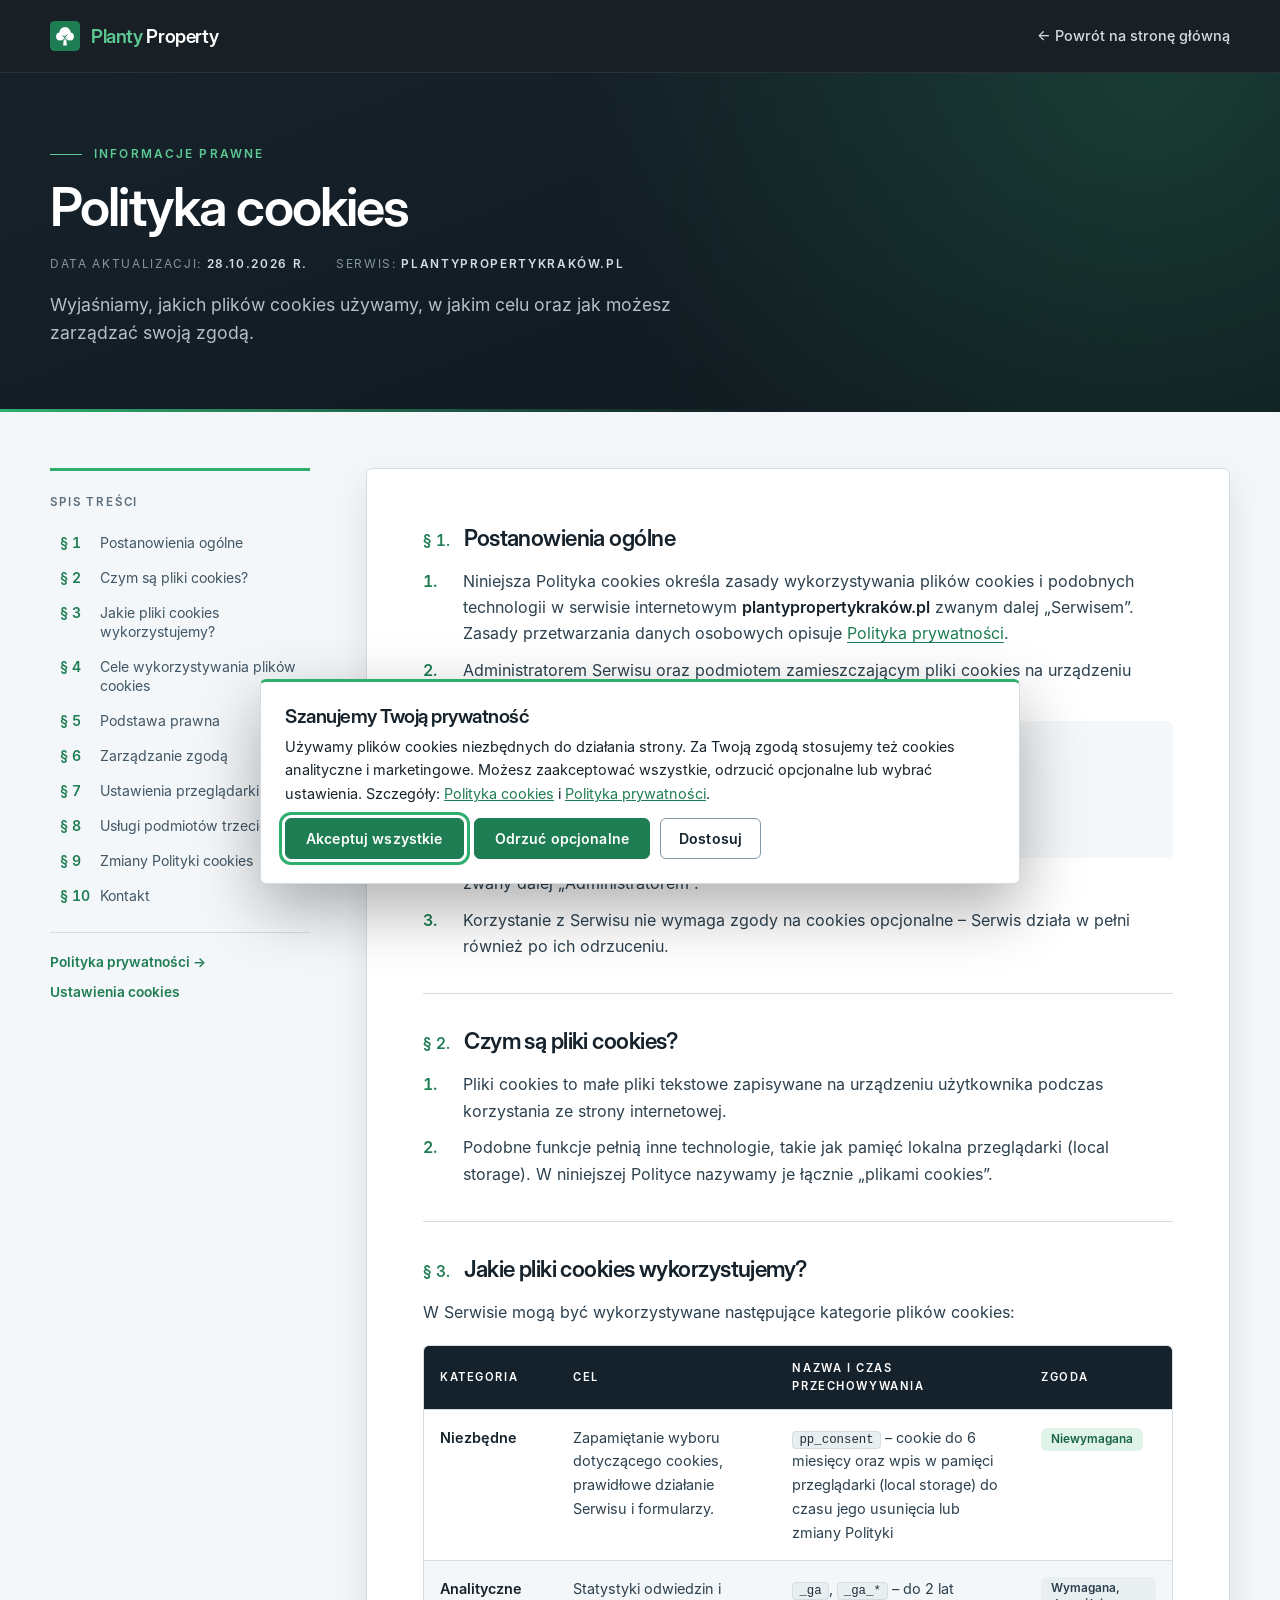
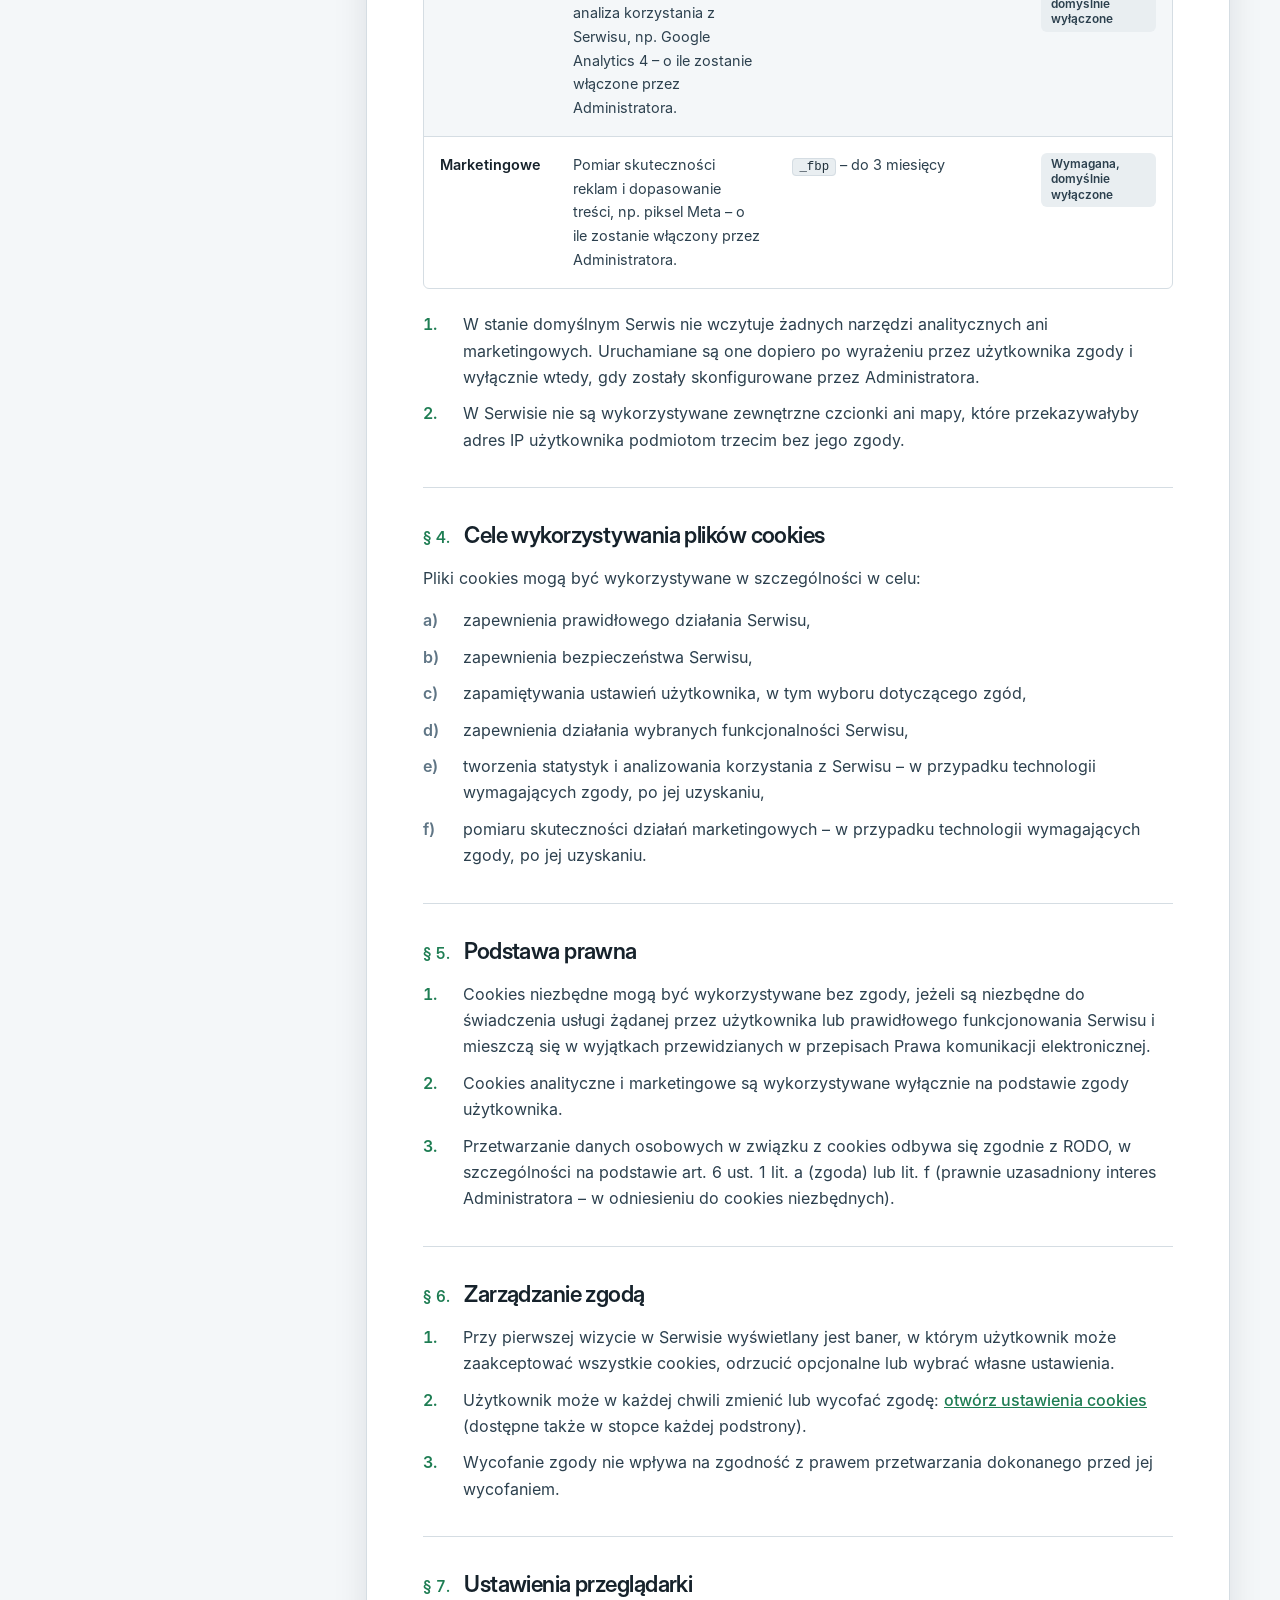
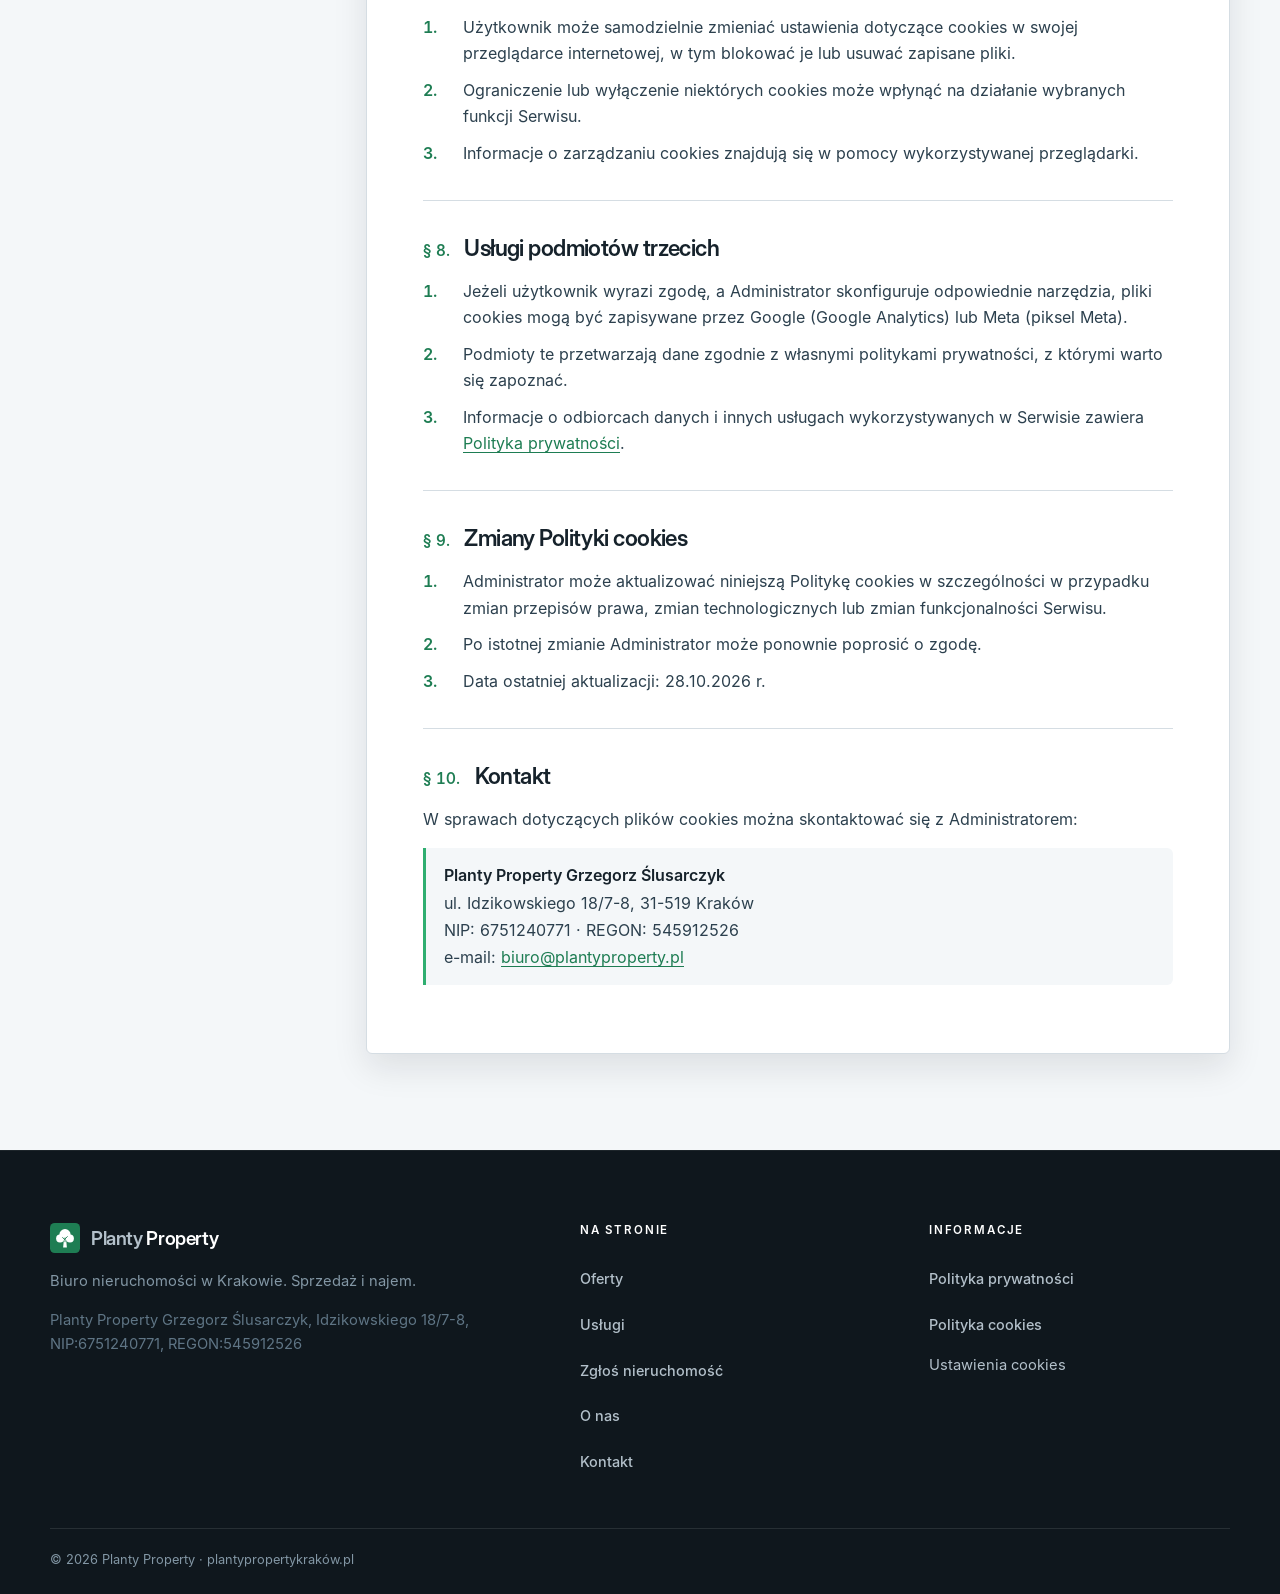
<file: polityka-cookies.html>
<!doctype html>
<html lang="pl">
<head>
<meta charset="utf-8">
<meta name="viewport" content="width=device-width, initial-scale=1">
<meta name="theme-color" content="#16222b">
<title>Polityka cookies – Planty Property</title>
<meta name="description" content="Polityka cookies serwisu plantypropertykraków.pl – biura nieruchomości Planty Property w Krakowie.">
<meta name="robots" content="noindex,follow">
<link rel="icon" href="data:image/svg+xml,%3Csvg xmlns='http://www.w3.org/2000/svg' viewBox='0 0 64 64'%3E%3Crect width='64' height='64' rx='10' fill='%231e7d53'/%3E%3Ccircle cx='32' cy='25' r='12' fill='%23fff'/%3E%3Ccircle cx='21.5' cy='33' r='8.5' fill='%23fff'/%3E%3Ccircle cx='42.5' cy='33' r='8.5' fill='%23fff'/%3E%3Cpath d='M29.5 36h5l1.5 16H28z' fill='%23fff'/%3E%3C/svg%3E">
<link rel="preload" href="fonts/inter-400.woff" as="font" type="font/woff" crossorigin>
<link rel="preload" href="fonts/inter-display-600.woff" as="font" type="font/woff" crossorigin>
<link rel="stylesheet" href="css/style.css?v=20261031">
</head>
<body class="legal-page">
<header class="site-header"><div class="wrap bar"><a class="logo" href="index.html"><svg viewBox="0 0 64 64" width="30" height="30" aria-hidden="true"><rect width="64" height="64" rx="10" fill="#1e7d53"/><circle cx="32" cy="25" r="12" fill="#fff"/><circle cx="21.5" cy="33" r="8.5" fill="#fff"/><circle cx="42.5" cy="33" r="8.5" fill="#fff"/><path d="M29.5 36h5l1.5 16H28z" fill="#fff"/><path d="M32 40v-8M32 36l-5-5M32 34l5-5" fill="none" stroke="#1e7d53" stroke-width="2" stroke-linecap="round"/></svg><span>Planty <b>Property</b></span></a><nav id="nav"><a href="index.html">← Powrót na stronę główną</a></nav></div></header>
<main>
<section class="legal-hero"><div class="wrap">
<p class="eyebrow light">Informacje prawne</p>
<h1>Polityka cookies</h1>
<p class="legal-meta"><span>Data aktualizacji: <b>28.10.2026&nbsp;r.</b></span><span>Serwis: <b>plantypropertykraków.pl</b></span></p>
<p class="legal-lead">Wyjaśniamy, jakich plików cookies używamy, w jakim celu oraz jak możesz zarządzać swoją zgodą.</p>
</div></section>
<div class="wrap legal-layout">
<aside class="legal-toc" aria-label="Spis treści"><p class="toc-h">Spis treści</p><ol><li><a href="#p1"><span>§&nbsp;1</span>Postanowienia ogólne</a></li><li><a href="#p2"><span>§&nbsp;2</span>Czym są pliki cookies?</a></li><li><a href="#p3"><span>§&nbsp;3</span>Jakie pliki cookies wykorzystujemy?</a></li><li><a href="#p4"><span>§&nbsp;4</span>Cele wykorzystywania plików cookies</a></li><li><a href="#p5"><span>§&nbsp;5</span>Podstawa prawna</a></li><li><a href="#p6"><span>§&nbsp;6</span>Zarządzanie zgodą</a></li><li><a href="#p7"><span>§&nbsp;7</span>Ustawienia przeglądarki</a></li><li><a href="#p8"><span>§&nbsp;8</span>Usługi podmiotów trzecich</a></li><li><a href="#p9"><span>§&nbsp;9</span>Zmiany Polityki cookies</a></li><li><a href="#p10"><span>§&nbsp;10</span>Kontakt</a></li></ol>
<div class="toc-more"><a href="polityka-prywatnosci.html">Polityka prywatności →</a><button type="button" class="linklike" data-open-cookies>Ustawienia cookies</button></div></aside>
<article class="legal-doc"><section class="par" id="p1"><h2><span class="sgn">§&nbsp;1.</span> Postanowienia ogólne</h2><ol><li>Niniejsza Polityka cookies określa zasady wykorzystywania plików cookies i podobnych technologii w serwisie internetowym <b>plantypropertykraków.pl</b> zwanym dalej „Serwisem”. Zasady przetwarzania danych osobowych opisuje <a href="polityka-prywatnosci.html">Polityka prywatności</a>.</li><li>Administratorem Serwisu oraz podmiotem zamieszczającym pliki cookies na urządzeniu użytkownika jest:<address class="admin"><strong>Planty Property Grzegorz Ślusarczyk</strong><br>ul. Idzikowskiego 18/7-8, 31-519 Kraków<br>NIP: 6751240771 · REGON: 545912526<br>e-mail: <a href="mailto:biuro@plantyproperty.pl">biuro@plantyproperty.pl</a></address>zwany dalej „Administratorem”.</li><li>Korzystanie z Serwisu nie wymaga zgody na cookies opcjonalne – Serwis działa w pełni również po ich odrzuceniu.</li></ol></section><section class="par" id="p2"><h2><span class="sgn">§&nbsp;2.</span> Czym są pliki cookies?</h2><ol><li>Pliki cookies to małe pliki tekstowe zapisywane na urządzeniu użytkownika podczas korzystania ze strony internetowej.</li><li>Podobne funkcje pełnią inne technologie, takie jak pamięć lokalna przeglądarki (local storage). W niniejszej Polityce nazywamy je łącznie „plikami cookies”.</li></ol></section><section class="par" id="p3"><h2><span class="sgn">§&nbsp;3.</span> Jakie pliki cookies wykorzystujemy?</h2><p>W Serwisie mogą być wykorzystywane następujące kategorie plików cookies:</p><div class="tbl-wrap"><table>
<thead><tr><th>Kategoria</th><th>Cel</th><th>Nazwa i czas przechowywania</th><th>Zgoda</th></tr></thead>
<tbody>
<tr><td data-l="Kategoria"><b>Niezbędne</b></td><td data-l="Cel">Zapamiętanie wyboru dotyczącego cookies, prawidłowe działanie Serwisu i formularzy.</td><td data-l="Nazwa i czas"><code>pp_consent</code> – cookie do 6 miesięcy oraz wpis w pamięci przeglądarki (local storage) do czasu jego usunięcia lub zmiany Polityki</td><td data-l="Zgoda"><span class="tag ok">Niewymagana</span></td></tr>
<tr><td data-l="Kategoria"><b>Analityczne</b></td><td data-l="Cel">Statystyki odwiedzin i analiza korzystania z Serwisu, np. Google Analytics 4 – o ile zostanie włączone przez Administratora.</td><td data-l="Nazwa i czas"><code>_ga</code>, <code>_ga_*</code> – do 2 lat</td><td data-l="Zgoda"><span class="tag off">Wymagana, domyślnie wyłączone</span></td></tr>
<tr><td data-l="Kategoria"><b>Marketingowe</b></td><td data-l="Cel">Pomiar skuteczności reklam i dopasowanie treści, np. piksel Meta – o ile zostanie włączony przez Administratora.</td><td data-l="Nazwa i czas"><code>_fbp</code> – do 3 miesięcy</td><td data-l="Zgoda"><span class="tag off">Wymagana, domyślnie wyłączone</span></td></tr>
</tbody></table></div><ol class="after-table"><li>W stanie domyślnym Serwis nie wczytuje żadnych narzędzi analitycznych ani marketingowych. Uruchamiane są one dopiero po wyrażeniu przez użytkownika zgody i wyłącznie wtedy, gdy zostały skonfigurowane przez Administratora.</li><li>W Serwisie nie są wykorzystywane zewnętrzne czcionki ani mapy, które przekazywałyby adres IP użytkownika podmiotom trzecim bez jego zgody.</li></ol></section><section class="par" id="p4"><h2><span class="sgn">§&nbsp;4.</span> Cele wykorzystywania plików cookies</h2><p>Pliki cookies mogą być wykorzystywane w szczególności w celu:</p><ol type="a" class="alpha"><li>zapewnienia prawidłowego działania Serwisu,</li><li>zapewnienia bezpieczeństwa Serwisu,</li><li>zapamiętywania ustawień użytkownika, w tym wyboru dotyczącego zgód,</li><li>zapewnienia działania wybranych funkcjonalności Serwisu,</li><li>tworzenia statystyk i analizowania korzystania z Serwisu – w przypadku technologii wymagających zgody, po jej uzyskaniu,</li><li>pomiaru skuteczności działań marketingowych – w przypadku technologii wymagających zgody, po jej uzyskaniu.</li></ol></section><section class="par" id="p5"><h2><span class="sgn">§&nbsp;5.</span> Podstawa prawna</h2><ol><li>Cookies niezbędne mogą być wykorzystywane bez zgody, jeżeli są niezbędne do świadczenia usługi żądanej przez użytkownika lub prawidłowego funkcjonowania Serwisu i mieszczą się w wyjątkach przewidzianych w przepisach Prawa komunikacji elektronicznej.</li><li>Cookies analityczne i marketingowe są wykorzystywane wyłącznie na podstawie zgody użytkownika.</li><li>Przetwarzanie danych osobowych w związku z cookies odbywa się zgodnie z RODO, w szczególności na podstawie art. 6 ust. 1 lit. a (zgoda) lub lit. f (prawnie uzasadniony interes Administratora – w odniesieniu do cookies niezbędnych).</li></ol></section><section class="par" id="p6"><h2><span class="sgn">§&nbsp;6.</span> Zarządzanie zgodą</h2><ol><li>Przy pierwszej wizycie w Serwisie wyświetlany jest baner, w którym użytkownik może zaakceptować wszystkie cookies, odrzucić opcjonalne lub wybrać własne ustawienia.</li><li>Użytkownik może w każdej chwili zmienić lub wycofać zgodę: <button type="button" class="linklike" data-open-cookies>otwórz ustawienia cookies</button> (dostępne także w stopce każdej podstrony).</li><li>Wycofanie zgody nie wpływa na zgodność z prawem przetwarzania dokonanego przed jej wycofaniem.</li></ol></section><section class="par" id="p7"><h2><span class="sgn">§&nbsp;7.</span> Ustawienia przeglądarki</h2><ol><li>Użytkownik może samodzielnie zmieniać ustawienia dotyczące cookies w swojej przeglądarce internetowej, w tym blokować je lub usuwać zapisane pliki.</li><li>Ograniczenie lub wyłączenie niektórych cookies może wpłynąć na działanie wybranych funkcji Serwisu.</li><li>Informacje o zarządzaniu cookies znajdują się w pomocy wykorzystywanej przeglądarki.</li></ol></section><section class="par" id="p8"><h2><span class="sgn">§&nbsp;8.</span> Usługi podmiotów trzecich</h2><ol><li>Jeżeli użytkownik wyrazi zgodę, a Administrator skonfiguruje odpowiednie narzędzia, pliki cookies mogą być zapisywane przez Google (Google Analytics) lub Meta (piksel Meta).</li><li>Podmioty te przetwarzają dane zgodnie z własnymi politykami prywatności, z którymi warto się zapoznać.</li><li>Informacje o odbiorcach danych i innych usługach wykorzystywanych w Serwisie zawiera <a href="polityka-prywatnosci.html">Polityka prywatności</a>.</li></ol></section><section class="par" id="p9"><h2><span class="sgn">§&nbsp;9.</span> Zmiany Polityki cookies</h2><ol><li>Administrator może aktualizować niniejszą Politykę cookies w szczególności w przypadku zmian przepisów prawa, zmian technologicznych lub zmian funkcjonalności Serwisu.</li><li>Po istotnej zmianie Administrator może ponownie poprosić o zgodę.</li><li>Data ostatniej aktualizacji: 28.10.2026&nbsp;r.</li></ol></section><section class="par" id="p10"><h2><span class="sgn">§&nbsp;10.</span> Kontakt</h2><p>W sprawach dotyczących plików cookies można skontaktować się z Administratorem:</p><address class="admin"><strong>Planty Property Grzegorz Ślusarczyk</strong><br>ul. Idzikowskiego 18/7-8, 31-519 Kraków<br>NIP: 6751240771 · REGON: 545912526<br>e-mail: <a href="mailto:biuro@plantyproperty.pl">biuro@plantyproperty.pl</a></address></section></article>
</div>
</main>
<footer class="site-footer"><div class="wrap foot-grid">
<div><a class="logo" href="index.html"><svg viewBox="0 0 64 64" width="30" height="30" aria-hidden="true"><rect width="64" height="64" rx="10" fill="#1e7d53"/><circle cx="32" cy="25" r="12" fill="#fff"/><circle cx="21.5" cy="33" r="8.5" fill="#fff"/><circle cx="42.5" cy="33" r="8.5" fill="#fff"/><path d="M29.5 36h5l1.5 16H28z" fill="#fff"/><path d="M32 40v-8M32 36l-5-5M32 34l5-5" fill="none" stroke="#1e7d53" stroke-width="2" stroke-linecap="round"/></svg><span>Planty <b>Property</b></span></a><p>Biuro nieruchomości w Krakowie. Sprzedaż i najem.</p><p class="ph">Planty Property Grzegorz Ślusarczyk, Idzikowskiego 18/7-8, NIP:6751240771, REGON:545912526</p></div>
<nav aria-label="Nawigacja w stopce"><h4>Na stronie</h4><a href="index.html#oferty">Oferty</a><a href="index.html#uslugi">Usługi</a><a href="index.html#zglos">Zgłoś nieruchomość</a><a href="index.html#o-nas">O nas</a><a href="index.html#kontakt">Kontakt</a></nav>
<nav aria-label="Informacje prawne"><h4>Informacje</h4><a href="polityka-prywatnosci.html">Polityka prywatności</a><a href="polityka-cookies.html">Polityka cookies</a><button type="button" class="linklike" data-open-cookies>Ustawienia cookies</button></nav>
</div><div class="wrap copy">© <span id="year">2026</span> Planty Property · plantypropertykraków.pl</div></footer>
<script src="js/config.js?v=20261031"></script>
<script src="js/cookies.js?v=20261031"></script>
<script>var y=document.getElementById("year");if(y)y.textContent=new Date().getFullYear();</script>
</body>
</html>
</file>
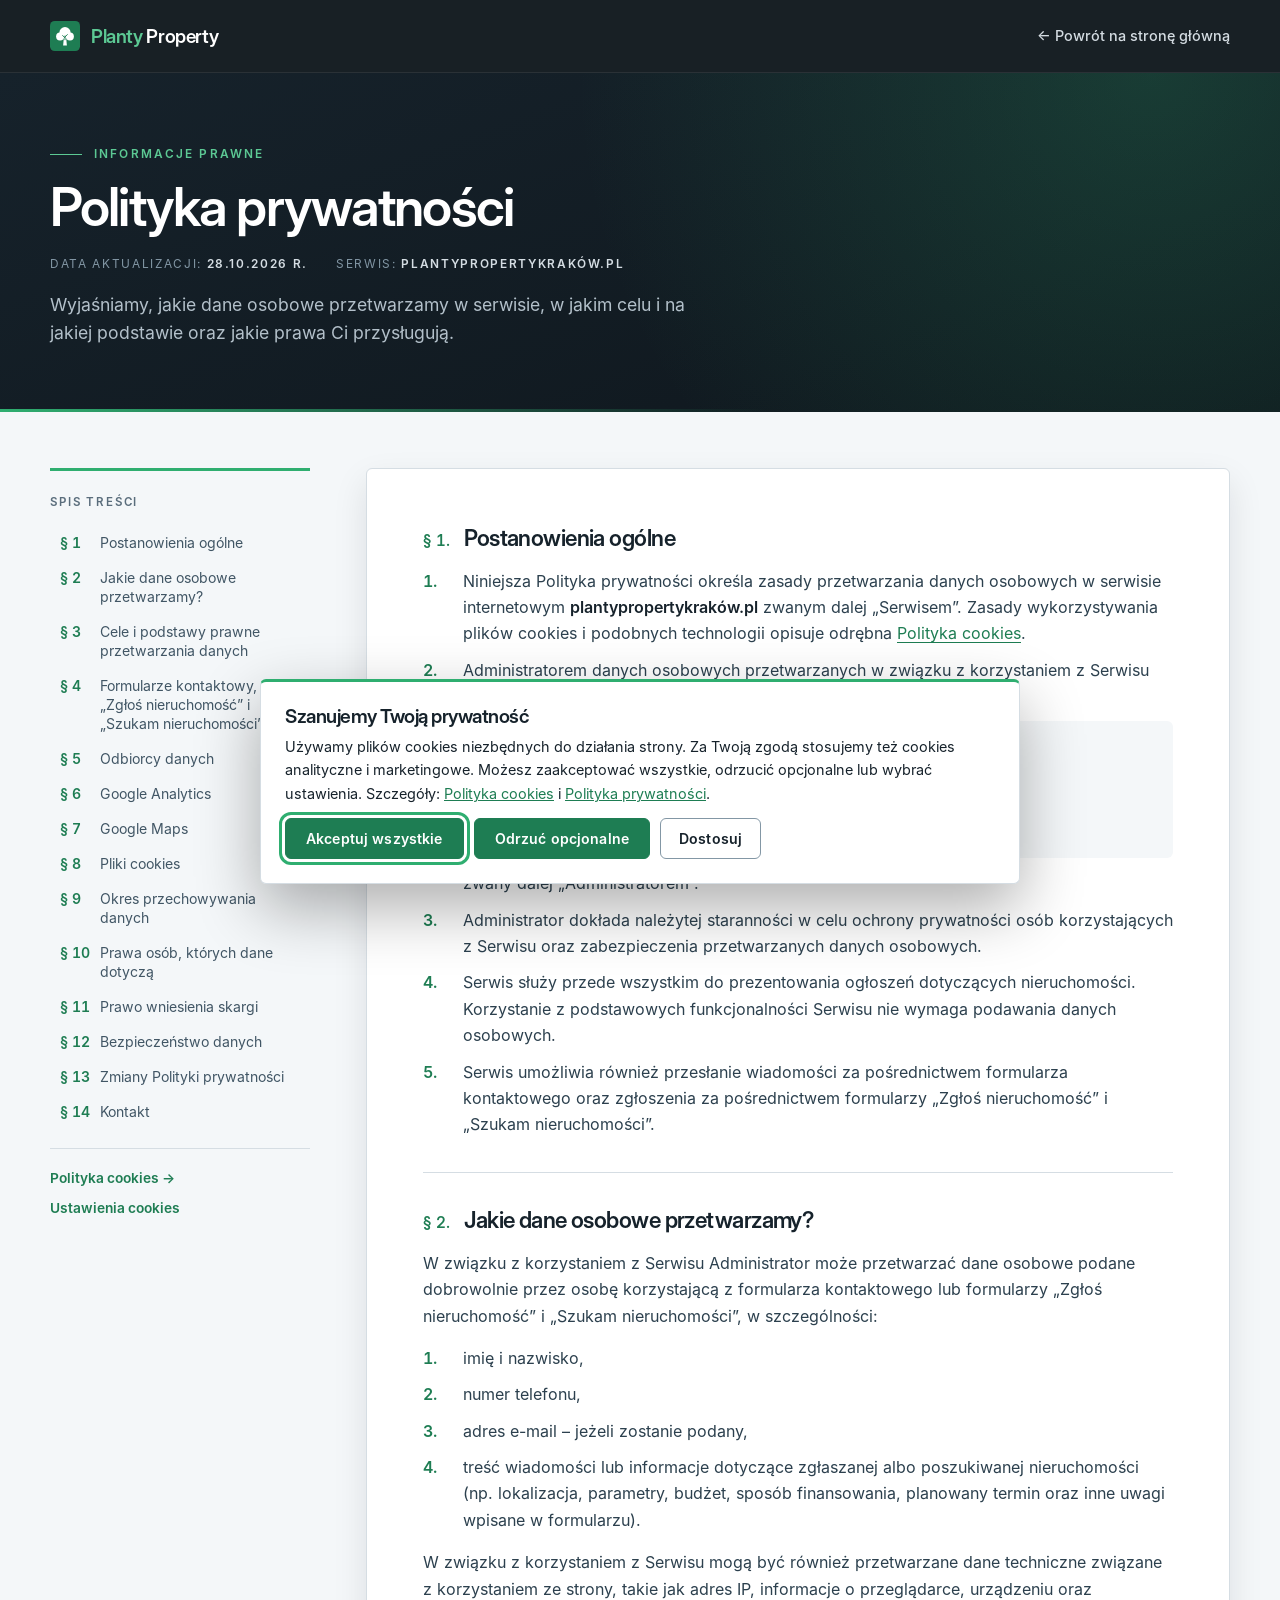
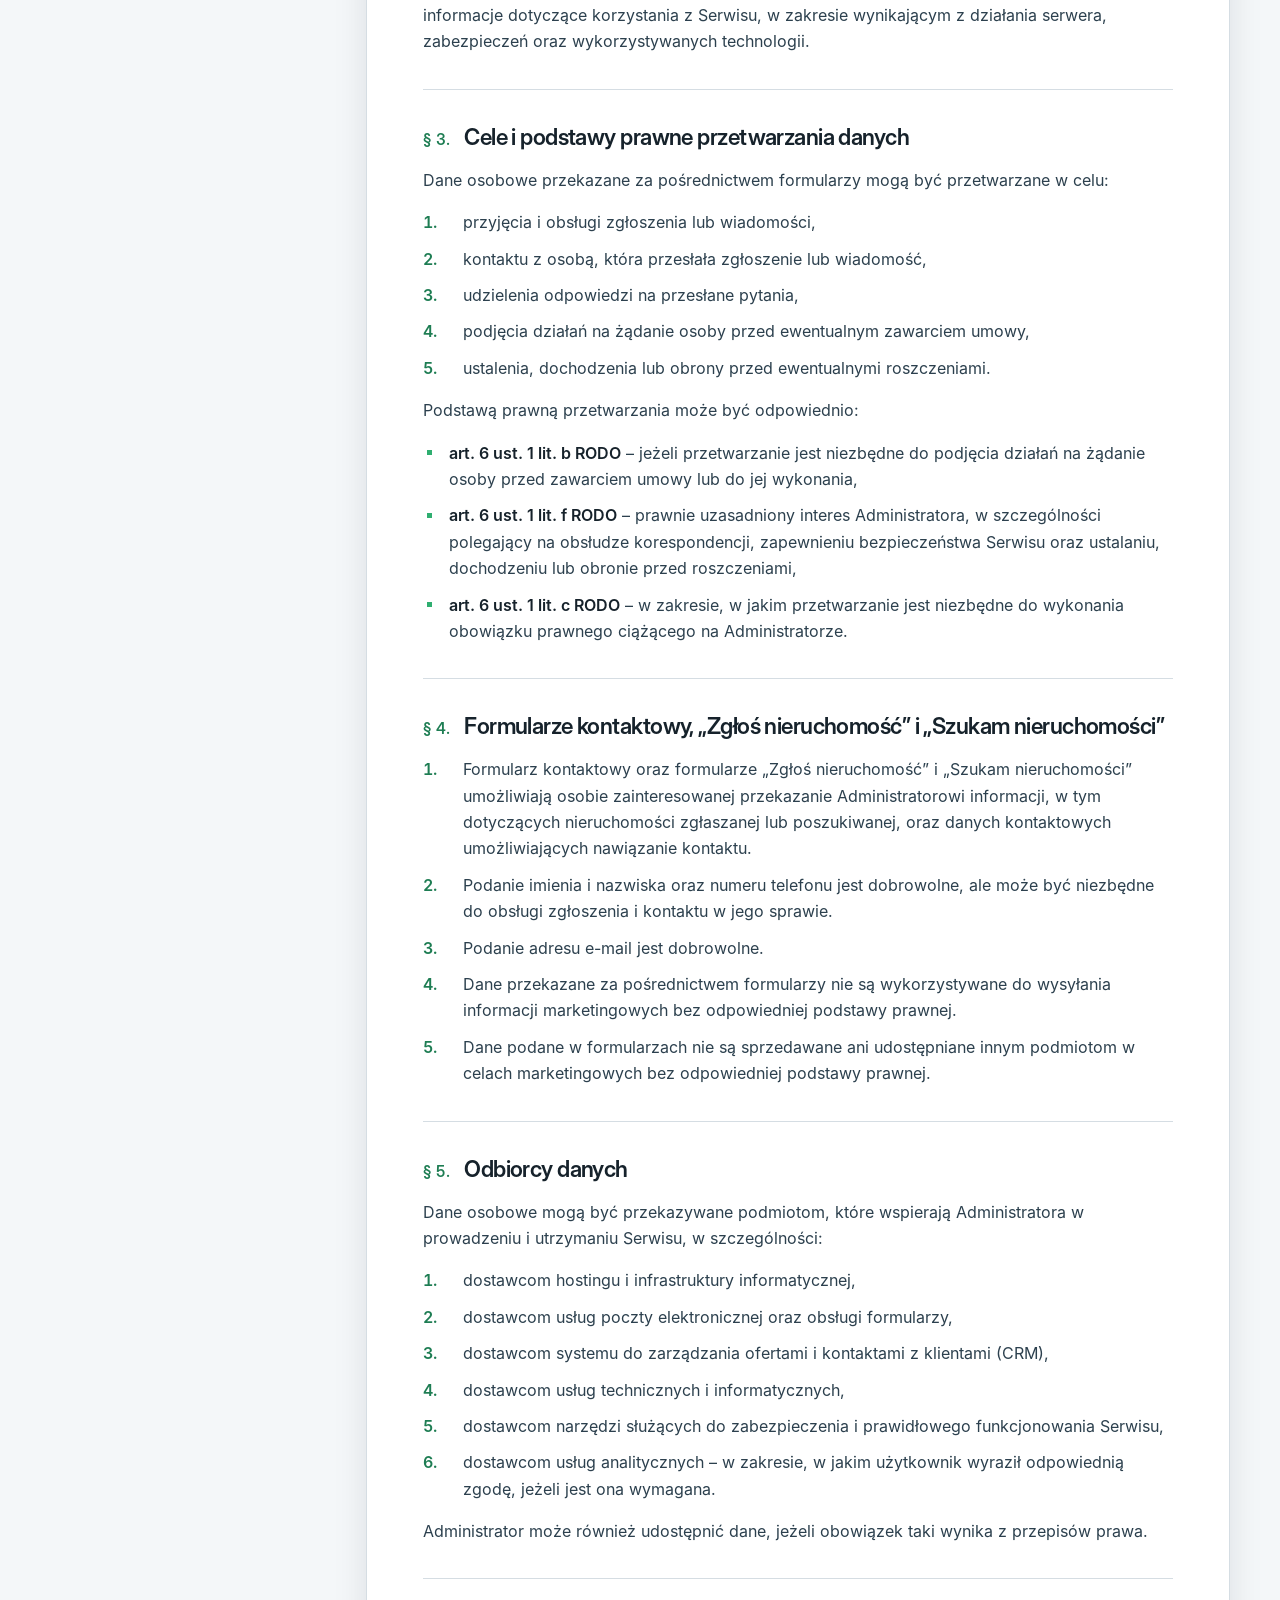
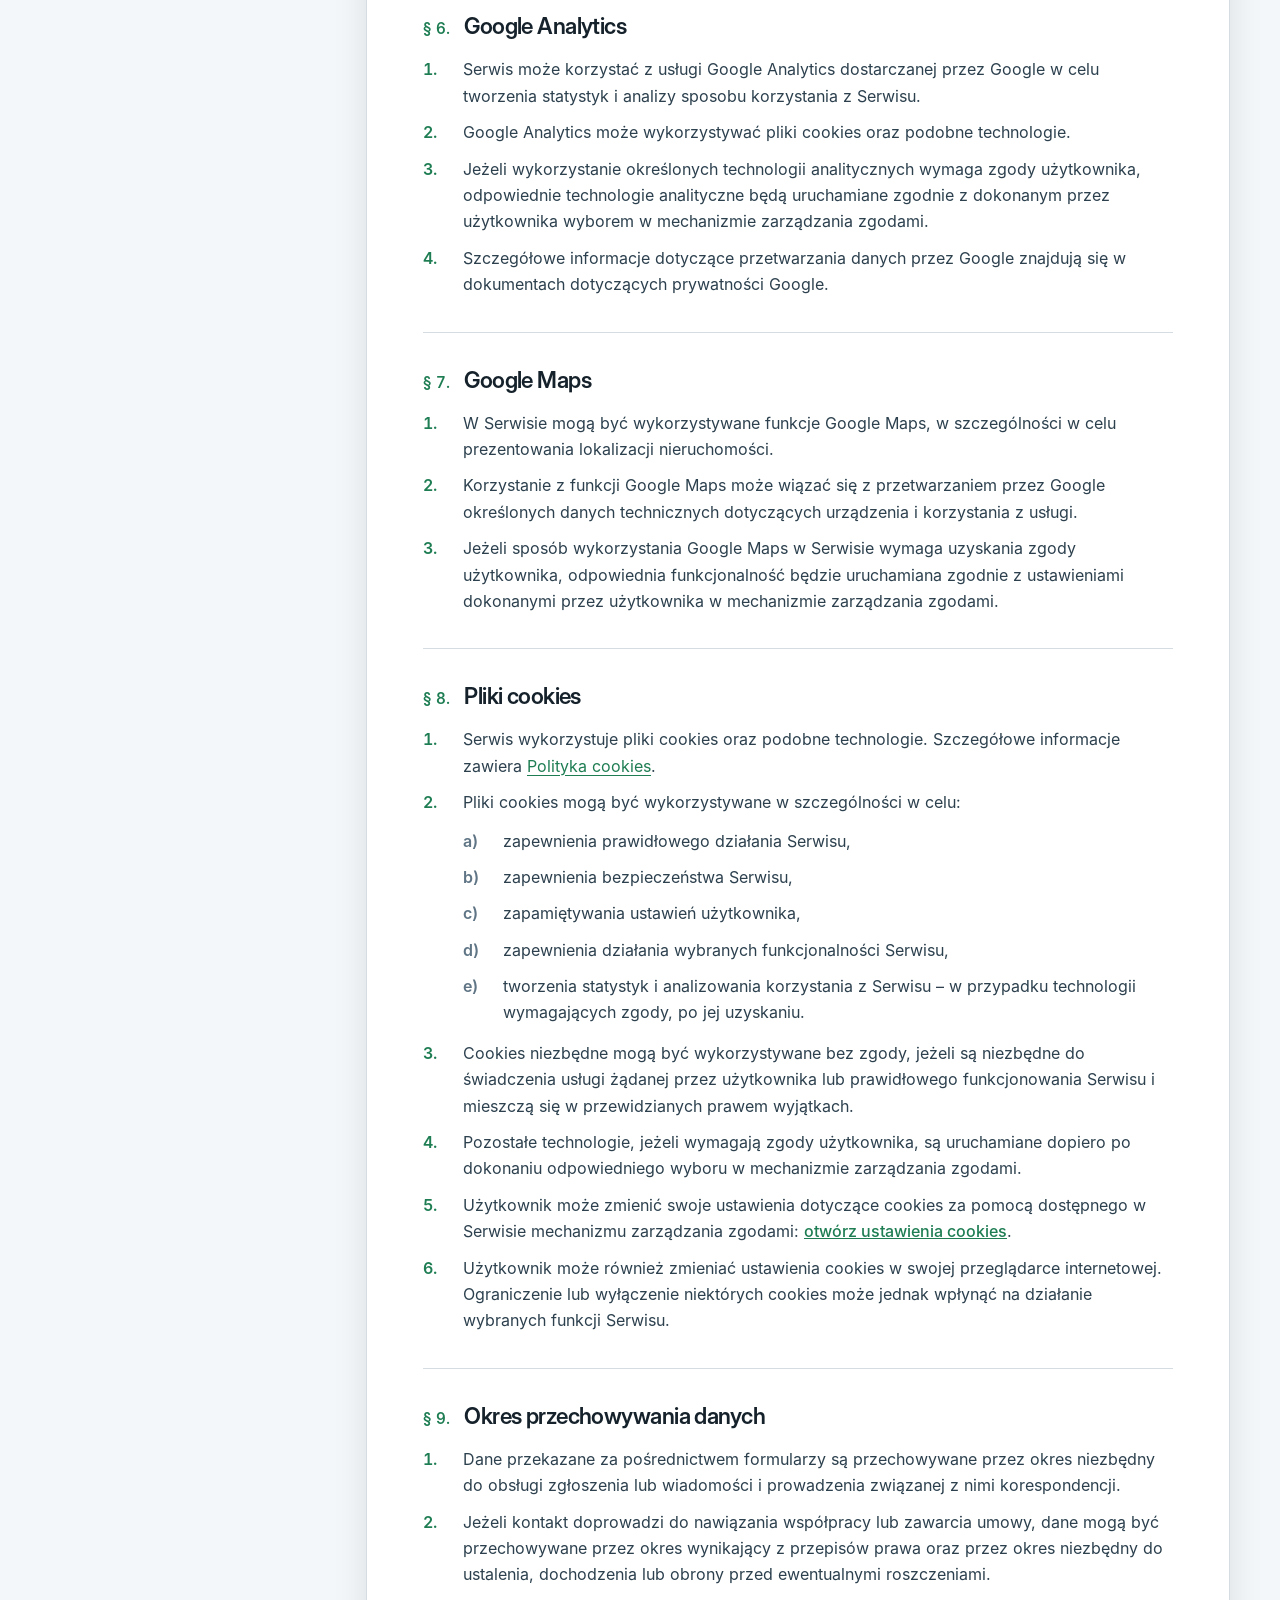
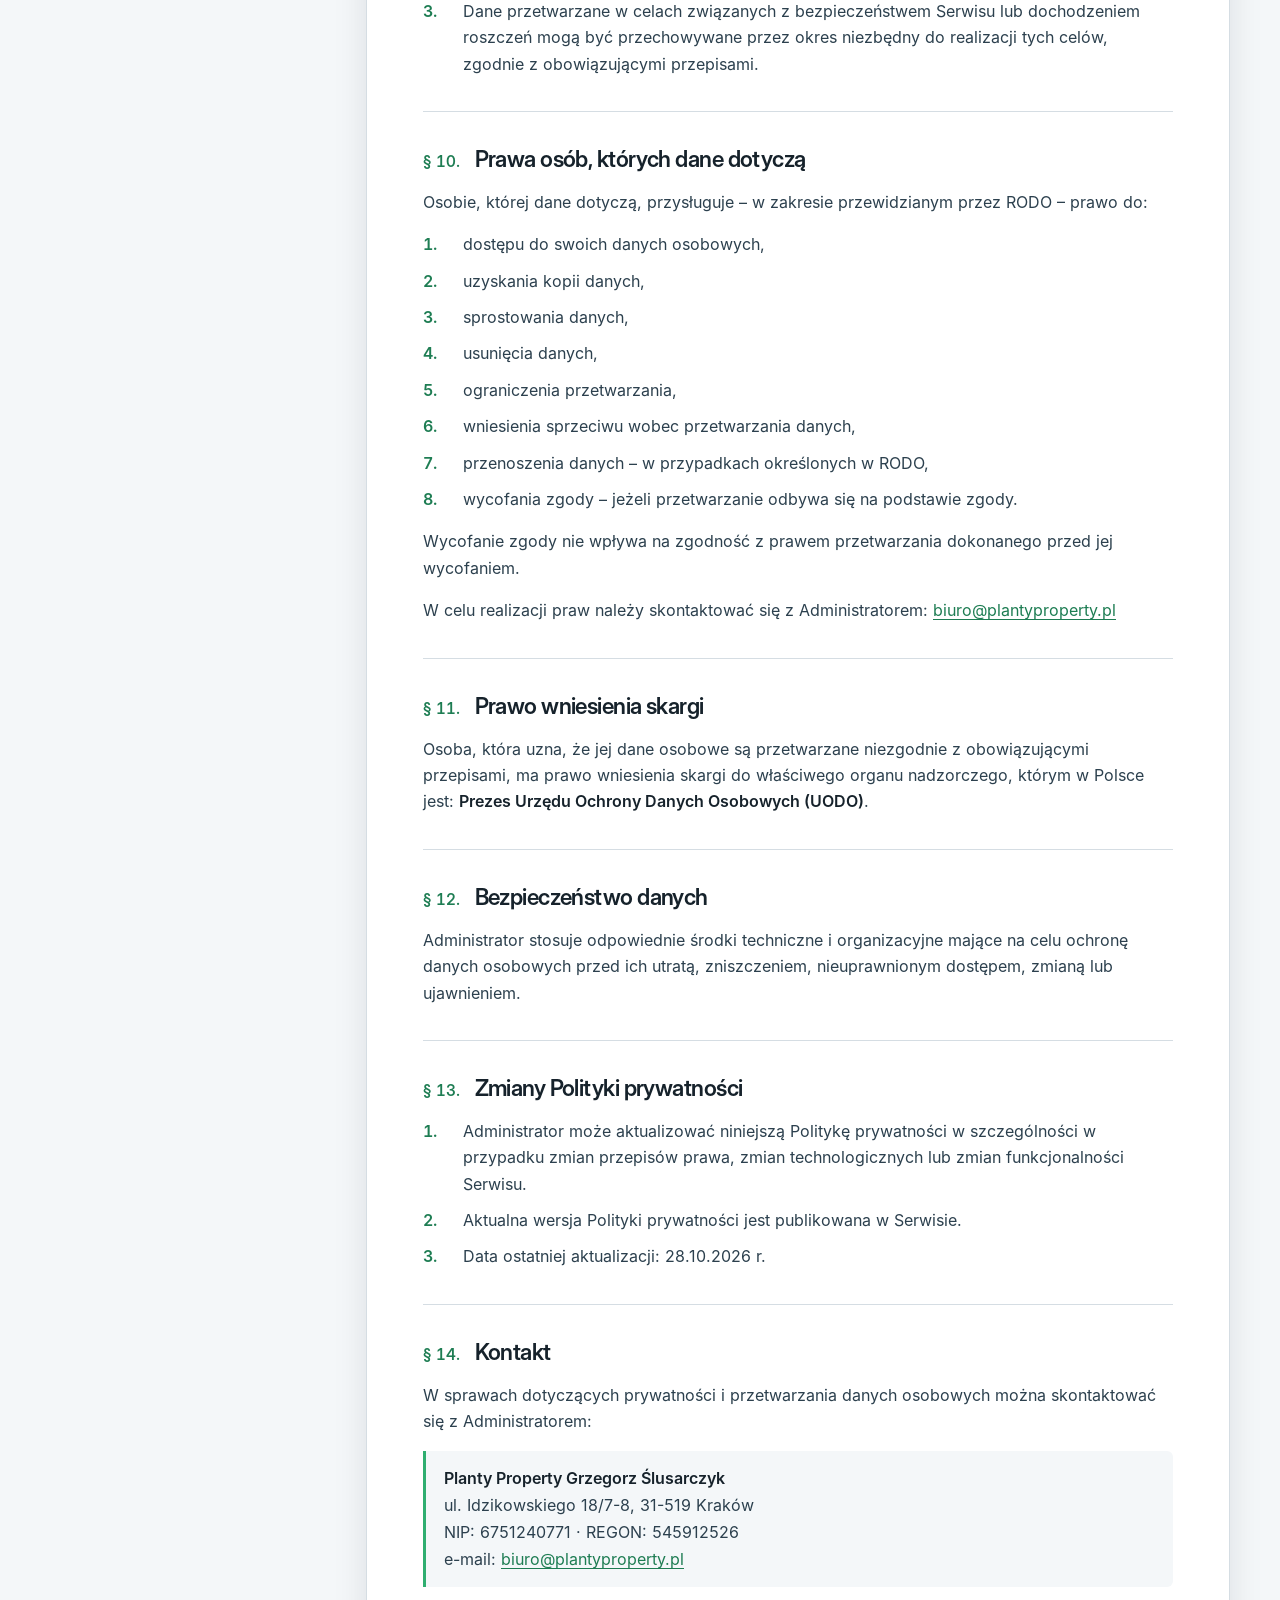
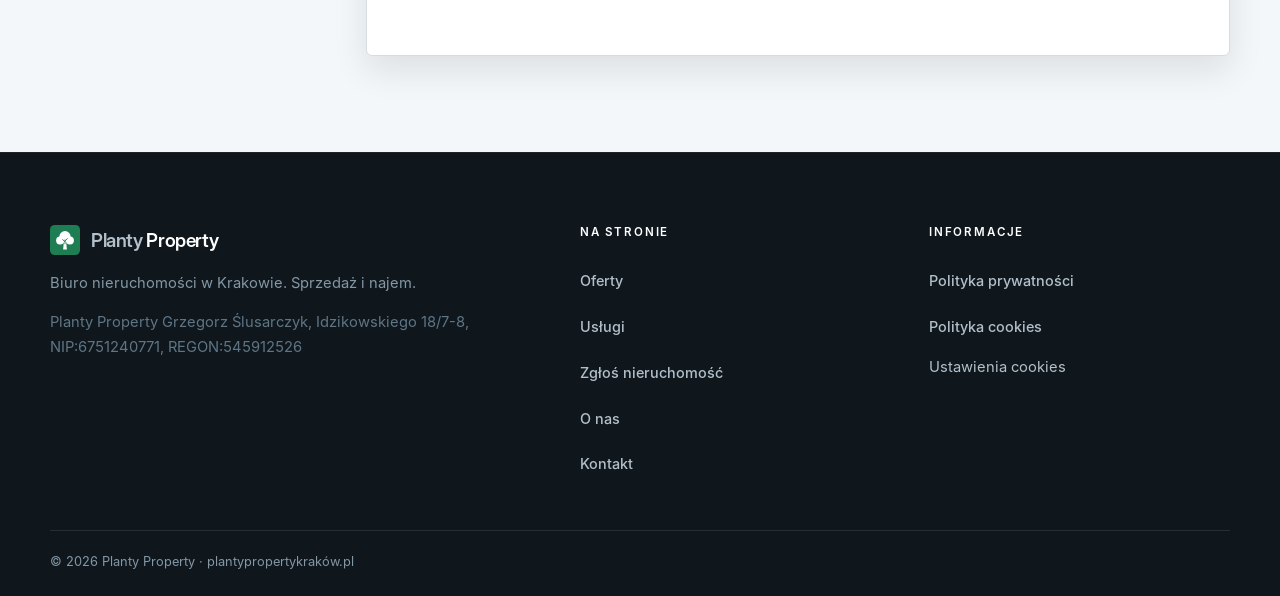
<file: polityka-prywatnosci.html>
<!doctype html>
<html lang="pl">
<head>
<meta charset="utf-8">
<meta name="viewport" content="width=device-width, initial-scale=1">
<meta name="theme-color" content="#16222b">
<title>Polityka prywatności – Planty Property</title>
<meta name="description" content="Polityka prywatności serwisu plantypropertykraków.pl – biura nieruchomości Planty Property w Krakowie.">
<meta name="robots" content="noindex,follow">
<link rel="icon" href="data:image/svg+xml,%3Csvg xmlns='http://www.w3.org/2000/svg' viewBox='0 0 64 64'%3E%3Crect width='64' height='64' rx='10' fill='%231e7d53'/%3E%3Ccircle cx='32' cy='25' r='12' fill='%23fff'/%3E%3Ccircle cx='21.5' cy='33' r='8.5' fill='%23fff'/%3E%3Ccircle cx='42.5' cy='33' r='8.5' fill='%23fff'/%3E%3Cpath d='M29.5 36h5l1.5 16H28z' fill='%23fff'/%3E%3C/svg%3E">
<link rel="preload" href="fonts/inter-400.woff" as="font" type="font/woff" crossorigin>
<link rel="preload" href="fonts/inter-display-600.woff" as="font" type="font/woff" crossorigin>
<link rel="stylesheet" href="css/style.css?v=20261031">
</head>
<body class="legal-page">
<header class="site-header"><div class="wrap bar"><a class="logo" href="index.html"><svg viewBox="0 0 64 64" width="30" height="30" aria-hidden="true"><rect width="64" height="64" rx="10" fill="#1e7d53"/><circle cx="32" cy="25" r="12" fill="#fff"/><circle cx="21.5" cy="33" r="8.5" fill="#fff"/><circle cx="42.5" cy="33" r="8.5" fill="#fff"/><path d="M29.5 36h5l1.5 16H28z" fill="#fff"/><path d="M32 40v-8M32 36l-5-5M32 34l5-5" fill="none" stroke="#1e7d53" stroke-width="2" stroke-linecap="round"/></svg><span>Planty <b>Property</b></span></a><nav id="nav"><a href="index.html">← Powrót na stronę główną</a></nav></div></header>
<main>
<section class="legal-hero"><div class="wrap">
<p class="eyebrow light">Informacje prawne</p>
<h1>Polityka prywatności</h1>
<p class="legal-meta"><span>Data aktualizacji: <b>28.10.2026&nbsp;r.</b></span><span>Serwis: <b>plantypropertykraków.pl</b></span></p>
<p class="legal-lead">Wyjaśniamy, jakie dane osobowe przetwarzamy w serwisie, w jakim celu i na jakiej podstawie oraz jakie prawa Ci przysługują.</p>
</div></section>
<div class="wrap legal-layout">
<aside class="legal-toc" aria-label="Spis treści"><p class="toc-h">Spis treści</p><ol><li><a href="#p1"><span>§&nbsp;1</span>Postanowienia ogólne</a></li><li><a href="#p2"><span>§&nbsp;2</span>Jakie dane osobowe przetwarzamy?</a></li><li><a href="#p3"><span>§&nbsp;3</span>Cele i podstawy prawne przetwarzania danych</a></li><li><a href="#p4"><span>§&nbsp;4</span>Formularze kontaktowy, „Zgłoś nieruchomość” i „Szukam nieruchomości”</a></li><li><a href="#p5"><span>§&nbsp;5</span>Odbiorcy danych</a></li><li><a href="#p6"><span>§&nbsp;6</span>Google Analytics</a></li><li><a href="#p7"><span>§&nbsp;7</span>Google Maps</a></li><li><a href="#p8"><span>§&nbsp;8</span>Pliki cookies</a></li><li><a href="#p9"><span>§&nbsp;9</span>Okres przechowywania danych</a></li><li><a href="#p10"><span>§&nbsp;10</span>Prawa osób, których dane dotyczą</a></li><li><a href="#p11"><span>§&nbsp;11</span>Prawo wniesienia skargi</a></li><li><a href="#p12"><span>§&nbsp;12</span>Bezpieczeństwo danych</a></li><li><a href="#p13"><span>§&nbsp;13</span>Zmiany Polityki prywatności</a></li><li><a href="#p14"><span>§&nbsp;14</span>Kontakt</a></li></ol>
<div class="toc-more"><a href="polityka-cookies.html">Polityka cookies →</a><button type="button" class="linklike" data-open-cookies>Ustawienia cookies</button></div></aside>
<article class="legal-doc"><section class="par" id="p1"><h2><span class="sgn">§&nbsp;1.</span> Postanowienia ogólne</h2><ol><li>Niniejsza Polityka prywatności określa zasady przetwarzania danych osobowych w serwisie internetowym <b>plantypropertykraków.pl</b> zwanym dalej „Serwisem”. Zasady wykorzystywania plików cookies i podobnych technologii opisuje odrębna <a href="polityka-cookies.html">Polityka cookies</a>.</li><li>Administratorem danych osobowych przetwarzanych w związku z korzystaniem z Serwisu jest:<address class="admin"><strong>Planty Property Grzegorz Ślusarczyk</strong><br>ul. Idzikowskiego 18/7-8, 31-519 Kraków<br>NIP: 6751240771 · REGON: 545912526<br>e-mail: <a href="mailto:biuro@plantyproperty.pl">biuro@plantyproperty.pl</a></address>zwany dalej „Administratorem”.</li><li>Administrator dokłada należytej staranności w celu ochrony prywatności osób korzystających z Serwisu oraz zabezpieczenia przetwarzanych danych osobowych.</li><li>Serwis służy przede wszystkim do prezentowania ogłoszeń dotyczących nieruchomości. Korzystanie z podstawowych funkcjonalności Serwisu nie wymaga podawania danych osobowych.</li><li>Serwis umożliwia również przesłanie wiadomości za pośrednictwem formularza kontaktowego oraz zgłoszenia za pośrednictwem formularzy „Zgłoś nieruchomość” i „Szukam nieruchomości”.</li></ol></section><section class="par" id="p2"><h2><span class="sgn">§&nbsp;2.</span> Jakie dane osobowe przetwarzamy?</h2><p>W związku z korzystaniem z Serwisu Administrator może przetwarzać dane osobowe podane dobrowolnie przez osobę korzystającą z formularza kontaktowego lub formularzy „Zgłoś nieruchomość” i „Szukam nieruchomości”, w szczególności:</p><ol><li>imię i nazwisko,</li><li>numer telefonu,</li><li>adres e-mail – jeżeli zostanie podany,</li><li>treść wiadomości lub informacje dotyczące zgłaszanej albo poszukiwanej nieruchomości (np. lokalizacja, parametry, budżet, sposób finansowania, planowany termin oraz inne uwagi wpisane w formularzu).</li></ol><p>W związku z korzystaniem z Serwisu mogą być również przetwarzane dane techniczne związane z korzystaniem ze strony, takie jak adres IP, informacje o przeglądarce, urządzeniu oraz informacje dotyczące korzystania z Serwisu, w zakresie wynikającym z działania serwera, zabezpieczeń oraz wykorzystywanych technologii.</p></section><section class="par" id="p3"><h2><span class="sgn">§&nbsp;3.</span> Cele i podstawy prawne przetwarzania danych</h2><p>Dane osobowe przekazane za pośrednictwem formularzy mogą być przetwarzane w celu:</p><ol><li>przyjęcia i obsługi zgłoszenia lub wiadomości,</li><li>kontaktu z osobą, która przesłała zgłoszenie lub wiadomość,</li><li>udzielenia odpowiedzi na przesłane pytania,</li><li>podjęcia działań na żądanie osoby przed ewentualnym zawarciem umowy,</li><li>ustalenia, dochodzenia lub obrony przed ewentualnymi roszczeniami.</li></ol><p>Podstawą prawną przetwarzania może być odpowiednio:</p><ul><li><b>art. 6 ust. 1 lit. b RODO</b> – jeżeli przetwarzanie jest niezbędne do podjęcia działań na żądanie osoby przed zawarciem umowy lub do jej wykonania,</li><li><b>art. 6 ust. 1 lit. f RODO</b> – prawnie uzasadniony interes Administratora, w szczególności polegający na obsłudze korespondencji, zapewnieniu bezpieczeństwa Serwisu oraz ustalaniu, dochodzeniu lub obronie przed roszczeniami,</li><li><b>art. 6 ust. 1 lit. c RODO</b> – w zakresie, w jakim przetwarzanie jest niezbędne do wykonania obowiązku prawnego ciążącego na Administratorze.</li></ul></section><section class="par" id="p4"><h2><span class="sgn">§&nbsp;4.</span> Formularze kontaktowy, „Zgłoś nieruchomość” i „Szukam nieruchomości”</h2><ol><li>Formularz kontaktowy oraz formularze „Zgłoś nieruchomość” i „Szukam nieruchomości” umożliwiają osobie zainteresowanej przekazanie Administratorowi informacji, w tym dotyczących nieruchomości zgłaszanej lub poszukiwanej, oraz danych kontaktowych umożliwiających nawiązanie kontaktu.</li><li>Podanie imienia i nazwiska oraz numeru telefonu jest dobrowolne, ale może być niezbędne do obsługi zgłoszenia i kontaktu w jego sprawie.</li><li>Podanie adresu e-mail jest dobrowolne.</li><li>Dane przekazane za pośrednictwem formularzy nie są wykorzystywane do wysyłania informacji marketingowych bez odpowiedniej podstawy prawnej.</li><li>Dane podane w formularzach nie są sprzedawane ani udostępniane innym podmiotom w celach marketingowych bez odpowiedniej podstawy prawnej.</li></ol></section><section class="par" id="p5"><h2><span class="sgn">§&nbsp;5.</span> Odbiorcy danych</h2><p>Dane osobowe mogą być przekazywane podmiotom, które wspierają Administratora w prowadzeniu i utrzymaniu Serwisu, w szczególności:</p><ol><li>dostawcom hostingu i infrastruktury informatycznej,</li><li>dostawcom usług poczty elektronicznej oraz obsługi formularzy,</li><li>dostawcom systemu do zarządzania ofertami i kontaktami z klientami (CRM),</li><li>dostawcom usług technicznych i informatycznych,</li><li>dostawcom narzędzi służących do zabezpieczenia i prawidłowego funkcjonowania Serwisu,</li><li>dostawcom usług analitycznych – w zakresie, w jakim użytkownik wyraził odpowiednią zgodę, jeżeli jest ona wymagana.</li></ol><p>Administrator może również udostępnić dane, jeżeli obowiązek taki wynika z przepisów prawa.</p></section><section class="par" id="p6"><h2><span class="sgn">§&nbsp;6.</span> Google Analytics</h2><ol><li>Serwis może korzystać z usługi Google Analytics dostarczanej przez Google w celu tworzenia statystyk i analizy sposobu korzystania z Serwisu.</li><li>Google Analytics może wykorzystywać pliki cookies oraz podobne technologie.</li><li>Jeżeli wykorzystanie określonych technologii analitycznych wymaga zgody użytkownika, odpowiednie technologie analityczne będą uruchamiane zgodnie z dokonanym przez użytkownika wyborem w mechanizmie zarządzania zgodami.</li><li>Szczegółowe informacje dotyczące przetwarzania danych przez Google znajdują się w dokumentach dotyczących prywatności Google.</li></ol></section><section class="par" id="p7"><h2><span class="sgn">§&nbsp;7.</span> Google Maps</h2><ol><li>W Serwisie mogą być wykorzystywane funkcje Google Maps, w szczególności w celu prezentowania lokalizacji nieruchomości.</li><li>Korzystanie z funkcji Google Maps może wiązać się z przetwarzaniem przez Google określonych danych technicznych dotyczących urządzenia i korzystania z usługi.</li><li>Jeżeli sposób wykorzystania Google Maps w Serwisie wymaga uzyskania zgody użytkownika, odpowiednia funkcjonalność będzie uruchamiana zgodnie z ustawieniami dokonanymi przez użytkownika w mechanizmie zarządzania zgodami.</li></ol></section><section class="par" id="p8"><h2><span class="sgn">§&nbsp;8.</span> Pliki cookies</h2><ol><li>Serwis wykorzystuje pliki cookies oraz podobne technologie. Szczegółowe informacje zawiera <a href="polityka-cookies.html">Polityka cookies</a>.</li><li>Pliki cookies mogą być wykorzystywane w szczególności w celu:<ol type="a" class="alpha"><li>zapewnienia prawidłowego działania Serwisu,</li><li>zapewnienia bezpieczeństwa Serwisu,</li><li>zapamiętywania ustawień użytkownika,</li><li>zapewnienia działania wybranych funkcjonalności Serwisu,</li><li>tworzenia statystyk i analizowania korzystania z Serwisu – w przypadku technologii wymagających zgody, po jej uzyskaniu.</li></ol></li><li>Cookies niezbędne mogą być wykorzystywane bez zgody, jeżeli są niezbędne do świadczenia usługi żądanej przez użytkownika lub prawidłowego funkcjonowania Serwisu i mieszczą się w przewidzianych prawem wyjątkach.</li><li>Pozostałe technologie, jeżeli wymagają zgody użytkownika, są uruchamiane dopiero po dokonaniu odpowiedniego wyboru w mechanizmie zarządzania zgodami.</li><li>Użytkownik może zmienić swoje ustawienia dotyczące cookies za pomocą dostępnego w Serwisie mechanizmu zarządzania zgodami: <button type="button" class="linklike" data-open-cookies>otwórz ustawienia cookies</button>.</li><li>Użytkownik może również zmieniać ustawienia cookies w swojej przeglądarce internetowej. Ograniczenie lub wyłączenie niektórych cookies może jednak wpłynąć na działanie wybranych funkcji Serwisu.</li></ol></section><section class="par" id="p9"><h2><span class="sgn">§&nbsp;9.</span> Okres przechowywania danych</h2><ol><li>Dane przekazane za pośrednictwem formularzy są przechowywane przez okres niezbędny do obsługi zgłoszenia lub wiadomości i prowadzenia związanej z nimi korespondencji.</li><li>Jeżeli kontakt doprowadzi do nawiązania współpracy lub zawarcia umowy, dane mogą być przechowywane przez okres wynikający z przepisów prawa oraz przez okres niezbędny do ustalenia, dochodzenia lub obrony przed ewentualnymi roszczeniami.</li><li>Dane przetwarzane w celach związanych z bezpieczeństwem Serwisu lub dochodzeniem roszczeń mogą być przechowywane przez okres niezbędny do realizacji tych celów, zgodnie z obowiązującymi przepisami.</li></ol></section><section class="par" id="p10"><h2><span class="sgn">§&nbsp;10.</span> Prawa osób, których dane dotyczą</h2><p>Osobie, której dane dotyczą, przysługuje – w zakresie przewidzianym przez RODO – prawo do:</p><ol><li>dostępu do swoich danych osobowych,</li><li>uzyskania kopii danych,</li><li>sprostowania danych,</li><li>usunięcia danych,</li><li>ograniczenia przetwarzania,</li><li>wniesienia sprzeciwu wobec przetwarzania danych,</li><li>przenoszenia danych – w przypadkach określonych w RODO,</li><li>wycofania zgody – jeżeli przetwarzanie odbywa się na podstawie zgody.</li></ol><p>Wycofanie zgody nie wpływa na zgodność z prawem przetwarzania dokonanego przed jej wycofaniem.</p><p>W celu realizacji praw należy skontaktować się z Administratorem: <a href="mailto:biuro@plantyproperty.pl">biuro@plantyproperty.pl</a></p></section><section class="par" id="p11"><h2><span class="sgn">§&nbsp;11.</span> Prawo wniesienia skargi</h2><p>Osoba, która uzna, że jej dane osobowe są przetwarzane niezgodnie z obowiązującymi przepisami, ma prawo wniesienia skargi do właściwego organu nadzorczego, którym w Polsce jest: <b>Prezes Urzędu Ochrony Danych Osobowych (UODO)</b>.</p></section><section class="par" id="p12"><h2><span class="sgn">§&nbsp;12.</span> Bezpieczeństwo danych</h2><p>Administrator stosuje odpowiednie środki techniczne i organizacyjne mające na celu ochronę danych osobowych przed ich utratą, zniszczeniem, nieuprawnionym dostępem, zmianą lub ujawnieniem.</p></section><section class="par" id="p13"><h2><span class="sgn">§&nbsp;13.</span> Zmiany Polityki prywatności</h2><ol><li>Administrator może aktualizować niniejszą Politykę prywatności w szczególności w przypadku zmian przepisów prawa, zmian technologicznych lub zmian funkcjonalności Serwisu.</li><li>Aktualna wersja Polityki prywatności jest publikowana w Serwisie.</li><li>Data ostatniej aktualizacji: 28.10.2026&nbsp;r.</li></ol></section><section class="par" id="p14"><h2><span class="sgn">§&nbsp;14.</span> Kontakt</h2><p>W sprawach dotyczących prywatności i przetwarzania danych osobowych można skontaktować się z Administratorem:</p><address class="admin"><strong>Planty Property Grzegorz Ślusarczyk</strong><br>ul. Idzikowskiego 18/7-8, 31-519 Kraków<br>NIP: 6751240771 · REGON: 545912526<br>e-mail: <a href="mailto:biuro@plantyproperty.pl">biuro@plantyproperty.pl</a></address></section></article>
</div>
</main>
<footer class="site-footer"><div class="wrap foot-grid">
<div><a class="logo" href="index.html"><svg viewBox="0 0 64 64" width="30" height="30" aria-hidden="true"><rect width="64" height="64" rx="10" fill="#1e7d53"/><circle cx="32" cy="25" r="12" fill="#fff"/><circle cx="21.5" cy="33" r="8.5" fill="#fff"/><circle cx="42.5" cy="33" r="8.5" fill="#fff"/><path d="M29.5 36h5l1.5 16H28z" fill="#fff"/><path d="M32 40v-8M32 36l-5-5M32 34l5-5" fill="none" stroke="#1e7d53" stroke-width="2" stroke-linecap="round"/></svg><span>Planty <b>Property</b></span></a><p>Biuro nieruchomości w Krakowie. Sprzedaż i najem.</p><p class="ph">Planty Property Grzegorz Ślusarczyk, Idzikowskiego 18/7-8, NIP:6751240771, REGON:545912526</p></div>
<nav aria-label="Nawigacja w stopce"><h4>Na stronie</h4><a href="index.html#oferty">Oferty</a><a href="index.html#uslugi">Usługi</a><a href="index.html#zglos">Zgłoś nieruchomość</a><a href="index.html#o-nas">O nas</a><a href="index.html#kontakt">Kontakt</a></nav>
<nav aria-label="Informacje prawne"><h4>Informacje</h4><a href="polityka-prywatnosci.html">Polityka prywatności</a><a href="polityka-cookies.html">Polityka cookies</a><button type="button" class="linklike" data-open-cookies>Ustawienia cookies</button></nav>
</div><div class="wrap copy">© <span id="year">2026</span> Planty Property · plantypropertykraków.pl</div></footer>
<script src="js/config.js?v=20261031"></script>
<script src="js/cookies.js?v=20261031"></script>
<script>var y=document.getElementById("year");if(y)y.textContent=new Date().getFullYear();</script>
</body>
</html>
</file>
<file: css/style.css>
/* Planty Property – motyw „stal + zieleń” (wersja premium) */
@font-face{font-family:"Inter";font-weight:400;font-style:normal;font-display:swap;src:url(../fonts/inter-400.woff) format("woff")}
@font-face{font-family:"Inter";font-weight:500;font-style:normal;font-display:swap;src:url(../fonts/inter-500.woff) format("woff")}
@font-face{font-family:"Inter";font-weight:600;font-style:normal;font-display:swap;src:url(../fonts/inter-600.woff) format("woff")}
@font-face{font-family:"Inter Display";font-weight:600;font-style:normal;font-display:swap;src:url(../fonts/inter-display-600.woff) format("woff")}

:root{
  --s950:#0f171d;--s900:#16222b;--s800:#1f2f3a;--s700:#2c404e;--s600:#415665;--s500:#5f7585;
  --s400:#8397a5;--s300:#b3c0ca;--s200:#d5dde3;--s100:#e9eef1;--s50:#f4f7f9;
  --g700:#176343;--g600:#1e7d53;--g500:#2fae70;--g400:#5cc994;--g100:#dff3e8;
  --ink:#16222b;--muted:#5a6d7c;--line:#d5dde3;
  --r:6px;--shadow:0 14px 34px rgba(15,23,29,.10);
  --sans:"Inter",system-ui,-apple-system,"Segoe UI",Roboto,"Helvetica Neue",Arial,sans-serif;
  --display:"Inter Display","Inter",system-ui,-apple-system,"Segoe UI",Roboto,Arial,sans-serif;
  --ease:cubic-bezier(.2,.7,.2,1);
}
*{box-sizing:border-box}
html{scroll-behavior:smooth;scroll-padding-top:84px}
body{margin:0;font-family:var(--sans);font-size:16px;color:var(--ink);background:#fff;line-height:1.65;-webkit-font-smoothing:antialiased;text-rendering:optimizeLegibility}
main{overflow-x:clip}
img,svg{max-width:100%;display:block}
a{color:var(--g600)}
h1,h2,h3,h4{font-family:var(--display);font-weight:600;line-height:1.12;margin:0 0 .55em;color:var(--s900);letter-spacing:-.025em}
h1{font-size:clamp(2.4rem,5.2vw,4.3rem);letter-spacing:-.035em}
h2{font-size:clamp(1.8rem,3.2vw,2.6rem)}
h3{font-size:1.2rem;letter-spacing:-.015em}
p{margin:0 0 1em}
.wrap{width:min(1180px,100% - 48px);margin-inline:auto}
.skip{position:absolute;left:-999px;top:0;background:var(--s900);color:#fff;padding:10px 14px;z-index:400}
.skip:focus{left:10px;top:10px}
:focus-visible{outline:3px solid var(--g500);outline-offset:3px}
::selection{background:var(--g600);color:#fff}
[hidden]{display:none!important}
.muted{color:var(--muted)}
.ph{color:var(--muted);font-style:normal}
.eyebrow{display:flex;align-items:center;gap:12px;font-size:.74rem;letter-spacing:.18em;text-transform:uppercase;font-weight:600;color:var(--g600);margin:0 0 1.1em}
.eyebrow::before{content:"";width:32px;height:1px;background:currentColor}
.eyebrow.light{color:var(--g400)}
.link-arrow{display:inline-flex;gap:10px;align-items:center;font-weight:600;font-size:.92rem;color:var(--g600);text-decoration:none;border-bottom:1px solid transparent;transition:gap .25s,border-color .25s}
.link-arrow:hover{gap:16px;border-color:currentColor}

/* ---------- nagłówek ---------- */
.site-header{position:sticky;top:0;z-index:60;background:rgba(15,23,29,.96);border-bottom:1px solid rgba(255,255,255,.08);transition:background .3s,box-shadow .3s,border-color .3s}
.home .site-header{position:fixed;left:0;right:0}
.home .site-header:not(.scrolled){background:linear-gradient(180deg,rgba(15,23,29,.6),rgba(15,23,29,0));border-color:transparent}
.site-header.scrolled{background:rgba(15,23,29,.94);backdrop-filter:blur(12px);box-shadow:0 10px 30px rgba(0,0,0,.28)}
.bar{display:flex;align-items:center;justify-content:space-between;height:72px}
.logo{display:flex;align-items:center;gap:11px;text-decoration:none;color:var(--g400);font:600 1.18rem var(--display);letter-spacing:-.02em}
.logo b{color:#fff;font-weight:600}
.logo svg{transition:transform .5s cubic-bezier(.3,1.4,.5,1)}
.logo:hover svg{transform:rotate(-8deg) scale(1.08)}
nav{display:flex;align-items:center;gap:30px}
nav a{text-decoration:none;color:var(--s200);font-weight:500;font-size:.9rem;transition:color .2s}
nav a:hover,nav a.active{color:#fff}
nav#nav a,.logo{white-space:nowrap}
@media(min-width:901px) and (max-width:1240px){nav#nav{gap:18px}nav#nav a{font-size:.84rem}.nav-call{margin-left:-4px}}
@media(min-width:901px) and (max-width:1100px){nav#nav{gap:14px}nav#nav .nav-call{display:none}.logo{font-size:1.05rem}}
nav a:not(.btn){position:relative;padding:6px 0}
nav a:not(.btn)::after{content:"";position:absolute;left:0;right:0;bottom:0;height:1px;background:var(--g400);transform:scaleX(0);transform-origin:left;transition:transform .35s var(--ease)}
nav a:not(.btn):hover::after,nav a.active::after{transform:scaleX(1)}
.nav-toggle{display:none;background:none;border:1px solid rgba(255,255,255,.28);border-radius:var(--r);font-size:1.3rem;padding:4px 12px;cursor:pointer;color:#fff}

/* ---------- przyciski ---------- */
.btn{display:inline-block;background:var(--g600);color:#fff!important;border:1px solid var(--g600);border-radius:var(--r);padding:14px 28px;font:600 .94rem var(--sans);cursor:pointer;text-decoration:none;text-align:center;letter-spacing:.01em;transition:background .25s,border-color .25s,transform .25s,box-shadow .25s}
.btn:hover{background:var(--g700);border-color:var(--g700);transform:translateY(-1px);box-shadow:0 12px 24px rgba(30,125,83,.32)}
.btn:active{transform:translateY(0);box-shadow:none}
.btn-small{padding:9px 20px;font-size:.86rem}
.btn-line{background:transparent;border-color:rgba(255,255,255,.55);color:#fff!important}
.btn-line:hover{background:#fff;border-color:#fff;color:var(--s900)!important;box-shadow:none}
.btn-ghost{background:transparent;color:var(--s900)!important;border:1px solid var(--s400);padding:13px 24px}
.btn-ghost:hover{background:var(--s900);border-color:var(--s900);color:#fff!important;box-shadow:none}
.btn:disabled{opacity:.6;cursor:wait}
.linklike{background:none;border:0;padding:0;font:inherit;color:inherit;text-decoration:underline;cursor:pointer}

/* ---------- hero ---------- */
.hero{position:relative;display:flex;align-items:center;min-height:min(92vh,800px);padding:150px 0 130px;color:#fff;overflow:hidden;
  background:radial-gradient(900px 460px at 82% 10%,rgba(47,174,112,.22),transparent 62%),linear-gradient(135deg,#0d151b 0%,#16232d 60%,#10241f 100%)}
.hero-media{position:absolute;inset:0}
.facade{position:absolute;right:0;top:0;height:100%;width:min(74%,980px);-webkit-mask-image:linear-gradient(90deg,transparent 0,#000 38%);mask-image:linear-gradient(90deg,transparent 0,#000 38%)}
.hero-photo{position:absolute;inset:0;width:100%;height:100%;object-fit:cover}
.hero::before{content:"";position:absolute;inset:0;z-index:1;pointer-events:none;background:linear-gradient(180deg,rgba(13,21,27,.78) 0%,rgba(13,21,27,0) 24%),linear-gradient(90deg,rgba(13,21,27,.88) 0%,rgba(13,21,27,.62) 48%,rgba(13,21,27,.2) 100%),linear-gradient(180deg,rgba(13,21,27,0) 62%,rgba(13,21,27,.6) 100%)}
.hero-inner{position:relative;z-index:2}
.hero h1{color:#fff;max-width:13.5em;margin-bottom:.45em}
.hero h1 em{font-style:normal;color:var(--g400)}
.hero .eyebrow{color:var(--g400)}
.lead{font-size:1.2rem;line-height:1.6;color:var(--s300);max-width:32em;margin-bottom:2em}
.hero-cta{display:flex;flex-wrap:wrap;gap:14px}
.tw{animation:twinkle 7s ease-in-out infinite}
.tw.d2{animation-duration:9s}.tw.d3{animation-duration:11s}
@keyframes twinkle{0%,100%{opacity:.16}50%{opacity:.62}}

@keyframes rise{from{opacity:0;transform:translateY(26px)}to{opacity:1;transform:none}}
.hero-inner>*{animation:rise .95s var(--ease) both}
.hero-inner>:nth-child(1){animation-delay:.05s}.hero-inner>:nth-child(2){animation-delay:.16s}.hero-inner>:nth-child(3){animation-delay:.3s}.hero-inner>:nth-child(4){animation-delay:.42s}

/* ---------- wyszukiwarka ---------- */
.finder-wrap{position:relative;z-index:5;margin-top:-52px}
.finder{background:#fff;border-radius:var(--r);border-top:3px solid var(--g500);box-shadow:0 26px 64px rgba(15,23,29,.24);animation:rise .95s var(--ease) .55s both}
.finder-main{display:grid;grid-template-columns:1fr 1fr 1.2fr 1fr auto}
.finder label{display:grid;gap:2px;padding:16px 22px 14px;border-right:1px solid var(--line);font-size:.68rem;letter-spacing:.14em;text-transform:uppercase;font-weight:600;color:var(--muted);transition:background .2s}
.finder label:focus-within{background:var(--s50)}
.finder select,.finder input{width:100%;border:0;background:transparent;padding:4px 0;font:500 1rem var(--sans);letter-spacing:0;text-transform:none;color:var(--ink);box-shadow:none;border-radius:0}
.finder select{appearance:none;-webkit-appearance:none;background:url("data:image/svg+xml,%3Csvg xmlns='http://www.w3.org/2000/svg' width='12' height='8' viewBox='0 0 12 8'%3E%3Cpath d='M1 1.5l5 5 5-5' fill='none' stroke='%235a6d7c' stroke-width='1.6'/%3E%3C/svg%3E") right 2px center no-repeat;padding-right:20px;cursor:pointer}
.finder input::placeholder{color:var(--s400);font-weight:400}
.finder .btn{border-radius:0 3px 3px 0;padding:0 38px;font-size:.95rem}
.finder .btn:hover{transform:none;box-shadow:none}

/* ---------- pasek zalet ---------- */
.trust{display:grid;grid-template-columns:repeat(4,1fr);padding:68px 0 12px}
.trust>div{padding:4px 28px;border-left:1px solid var(--line)}
.trust>div:first-child{border-left:0;padding-left:0}
.trust strong{display:block;font:600 clamp(2rem,3.6vw,2.9rem)/1 var(--display);letter-spacing:-.035em;color:var(--s900);font-variant-numeric:tabular-nums}
.trust span{display:block;margin-top:10px;font-size:.74rem;letter-spacing:.12em;text-transform:uppercase;color:var(--muted)}

/* ---------- sekcje ---------- */
.section{padding:104px 0}
.section.alt{background:var(--s50);border-block:1px solid var(--line)}
.section.dark{background:var(--s900);color:var(--s200)}
.section.dark h2,.section.dark h3{color:#fff}
.section-head{margin-bottom:44px}
.split-row{display:flex;justify-content:space-between;align-items:flex-end;gap:24px;flex-wrap:wrap}
.split-row .muted{margin:0 0 .5em;font-size:.9rem}
.split{display:grid;grid-template-columns:.8fr 1.2fr;gap:84px;align-items:start}
.split-head{position:sticky;top:110px}

/* ---------- oferty ---------- */
.grid{display:grid;grid-template-columns:repeat(3,1fr);gap:28px}
.offer{background:#fff;border:1px solid var(--line);border-radius:var(--r);overflow:hidden;display:flex;flex-direction:column;transition:transform .35s var(--ease),box-shadow .35s,border-color .35s}
.offer:hover{transform:translateY(-5px);box-shadow:var(--shadow);border-color:var(--g500)}
.offer-img{position:relative;aspect-ratio:3/2;background:var(--s800);overflow:hidden}
.offer-img img,.offer-img>svg{width:100%;height:100%;object-fit:cover;transition:transform .8s var(--ease)}
.offer:hover .offer-img img,.offer:hover .offer-img>svg{transform:scale(1.05)}
.offer-img::after{content:"";position:absolute;inset:auto 0 0 0;height:38%;background:linear-gradient(0deg,rgba(15,23,29,.5),transparent);pointer-events:none}
.chip{position:absolute;z-index:2;top:14px;left:14px;background:var(--g600);color:#fff;font-size:.66rem;font-weight:600;letter-spacing:.14em;text-transform:uppercase;padding:6px 11px;border-radius:3px}
.chip.demo{left:auto;right:14px;background:rgba(255,255,255,.94);color:var(--s800)}
.offer-body{display:flex;flex-direction:column;gap:10px;padding:22px 24px 24px;flex:1}
.loc{margin:0;font-size:.72rem;letter-spacing:.14em;text-transform:uppercase;font-weight:600;color:var(--muted)}
.offer h3{margin:0;font-size:1.2rem;line-height:1.28}
.desc{margin:0;font-size:.92rem;color:var(--s600)}
.specs{display:flex;flex-wrap:wrap;gap:8px 20px;margin:4px 0 0;padding:14px 0;border-block:1px solid var(--line);list-style:none;font-size:.86rem;color:var(--s600)}
.specs li{display:flex;align-items:center;gap:7px}
.specs svg{width:16px;height:16px;fill:none;stroke:var(--g600);stroke-width:1.6;stroke-linecap:round;stroke-linejoin:round}
.offer-foot{display:flex;justify-content:space-between;align-items:center;gap:12px;margin-top:auto;padding-top:6px}
.price{font:600 1.5rem var(--display);letter-spacing:-.025em;color:var(--s900)}
.price small{font:500 .8rem var(--sans);color:var(--muted);letter-spacing:0}
.more{font-size:.85rem;font-weight:600;color:var(--g600);text-decoration:none;white-space:nowrap}
.more:hover{text-decoration:underline}
.empty{grid-column:1/-1;text-align:center;padding:48px;border:1px dashed var(--s300);border-radius:var(--r)}

/* ---------- usługi ---------- */
.svc-list{list-style:none;margin:0;padding:0;border-bottom:1px solid var(--line)}
.svc{display:grid;grid-template-columns:56px 1fr auto;gap:24px;align-items:start;padding:32px 0;border-top:1px solid var(--line);transition:background .3s,padding .3s}
.svc:hover{padding-left:12px}
.svc-ico{display:grid;place-items:center;width:52px;height:52px;border:1px solid var(--s300);border-radius:var(--r);background:#fff;transition:background .3s,border-color .3s}
.svc-ico svg{width:24px;height:24px;fill:none;stroke:var(--g600);stroke-width:1.6;stroke-linecap:round;stroke-linejoin:round}
.svc:hover .svc-ico{background:var(--g100);border-color:var(--g500)}
.svc h3{margin:0 0 .3em;font-size:1.3rem}
.svc p{margin:0;color:var(--s600);max-width:36em}
.svc-num{font:600 .8rem var(--sans);letter-spacing:.14em;color:var(--s400);padding-top:6px}

/* ---------- o nas ---------- */
.about{display:grid;grid-template-columns:.9fr 1.1fr;gap:96px;align-items:center}
.about-media{position:relative;margin:0;aspect-ratio:4/5;background:var(--s800);isolation:isolate}
.about-media::after{content:"";position:absolute;inset:20px -20px -20px 20px;border:1px solid var(--g500);z-index:-1}
.about-media>svg.art{position:absolute;inset:0;width:100%;height:100%}
.about-media>img{position:absolute;inset:0;width:100%;height:100%;object-fit:cover}
.about-media figcaption{position:absolute;left:0;bottom:0;z-index:2;background:var(--s900);color:#fff;font-size:.68rem;letter-spacing:.18em;text-transform:uppercase;padding:10px 16px}
.ticks{list-style:none;padding:0;margin:1.4em 0 0;display:grid;gap:10px}
.ticks li{display:flex;gap:12px;align-items:baseline;font-weight:500}
.ticks li::before{content:"";flex:none;width:18px;height:1px;background:var(--g500);transform:translateY(-4px)}
.pull{margin:2.2em 0 0;padding:4px 0 4px 24px;border-left:2px solid var(--g500)}
.pull p{font:600 1.35rem/1.35 var(--display);letter-spacing:-.02em;color:var(--s900);margin:0 0 .5em}
.pull footer{font-size:.74rem;letter-spacing:.14em;text-transform:uppercase;color:var(--muted)}

/* ---------- proces ---------- */
.steps{list-style:none;margin:0;padding:0;display:grid;grid-template-columns:repeat(4,1fr);gap:36px}
.step{position:relative;padding-top:28px;border-top:1px solid rgba(255,255,255,.16)}
.step::before{content:"";position:absolute;left:0;top:-4px;width:7px;height:7px;background:var(--g500)}
.step-num{display:block;font:600 .78rem var(--sans);letter-spacing:.16em;color:var(--g400);margin-bottom:14px}
.step h3{margin-bottom:.4em;font-size:1.3rem}
.step p{margin:0;color:var(--s300);font-size:.94rem}

/* ---------- zespół ---------- */

/* ---------- FAQ ---------- */
.faq{border-bottom:1px solid var(--s300)}
.faq details{border-top:1px solid var(--s300)}
.faq summary{position:relative;list-style:none;cursor:pointer;padding:24px 44px 24px 0;font:600 1.1rem var(--display);letter-spacing:-.015em;color:var(--s900);transition:color .2s}
.faq summary::-webkit-details-marker{display:none}
.faq summary:hover{color:var(--g600)}
.faq summary::after{content:"";position:absolute;right:6px;top:50%;width:12px;height:12px;margin-top:-8px;border-right:2px solid var(--g600);border-bottom:2px solid var(--g600);transform:rotate(45deg);transition:transform .3s var(--ease)}
.faq details[open] summary::after{transform:rotate(-135deg);margin-top:-2px}
.faq details p{margin:0;padding:0 44px 26px 0;color:var(--s600);max-width:40em}

/* ---------- kontakt ---------- */
.contact{color:var(--s200);padding-bottom:96px;background:radial-gradient(circle at 92% 0%,rgba(47,174,112,.2),transparent 46%),linear-gradient(160deg,var(--s900),var(--s950))}
.contact h2{color:#fff}
.contact a{color:var(--g400)}
.contact-grid{display:grid;grid-template-columns:1fr 1fr;gap:72px;align-items:start}
.contact-list{margin:32px 0 0;display:grid;gap:0}
.contact-list>div{display:grid;grid-template-columns:110px 1fr;gap:16px;padding:14px 0;border-top:1px solid rgba(255,255,255,.12)}
.contact-list>div:last-child{border-bottom:1px solid rgba(255,255,255,.12)}
.contact-list dt{font-size:.72rem;letter-spacing:.14em;text-transform:uppercase;color:var(--s400);padding-top:3px}
.contact-list dd{margin:0}
.form{background:#fff;color:var(--ink);border-radius:var(--r);border-top:3px solid var(--g500);padding:34px;display:grid;gap:16px;box-shadow:0 30px 70px rgba(0,0,0,.35)}
.form h3{margin:0 0 4px;font-size:1.4rem}
.form a{color:var(--g600)}
label{display:grid;gap:6px;font-weight:600;font-size:.84rem;color:var(--s800)}
.form input,.form textarea{width:100%;font:400 1rem var(--sans);padding:13px 14px;border:1px solid var(--s300);border-radius:var(--r);background:#fff;color:var(--ink);transition:border-color .2s,box-shadow .2s}
.form input:focus,.form textarea:focus{outline:none;border-color:var(--g500);box-shadow:0 0 0 4px rgba(47,174,112,.18)}
.check{grid-template-columns:auto 1fr;align-items:start;font-weight:400;font-size:.84rem;gap:12px;color:var(--s600)}
.check input{width:20px;height:20px;margin-top:2px;accent-color:var(--g600)}
.hp{position:absolute!important;left:-9999px;width:1px;height:1px;overflow:hidden}
.form-msg{margin:0;font-weight:600;font-size:.92rem}
.form-msg.ok{color:var(--g600)} .form-msg.err{color:#b3261e}

/* drzewo */
.tree-box{margin-top:36px;display:grid;justify-items:start}
.tree{background:none;border:0;padding:0;margin:0;cursor:pointer;width:min(250px,70vw);display:block;border-radius:24px;-webkit-tap-highlight-color:transparent}
.tree svg{width:100%;height:auto;display:block;overflow:visible}
.tree:focus-visible{outline:3px solid var(--g500);outline-offset:6px}
.sway{transform-origin:160px 326px;animation:treesway 7s ease-in-out infinite}
@keyframes treesway{0%,100%{transform:rotate(-.9deg)}50%{transform:rotate(.9deg)}}
.tree:hover .sway{animation-duration:3.5s}
.crown{transform-box:fill-box;transform-origin:50% 100%;transition:opacity 1.2s ease,transform 1.6s ease}
.crown.thin{opacity:.28;transform:scale(.94)}
.tree-hint{margin:10px 0 0;font-size:.88rem;color:var(--s400);min-height:2.8em;display:flex;align-items:flex-start;gap:10px}
.tree-hint::before{content:"";flex:none;width:7px;height:7px;margin-top:.6em;border-radius:50%;background:var(--g500);animation:pulse 2s ease-in-out infinite}
@keyframes pulse{0%,100%{transform:scale(.7);opacity:.6}50%{transform:scale(1.2);opacity:1}}

/* ---------- stopka ---------- */
.site-footer{background:var(--s950);color:var(--s400);padding:72px 0 24px;font-size:.92rem;border-top:1px solid rgba(255,255,255,.06)}
.site-footer a,.site-footer .linklike{color:var(--s300);text-decoration:none;transition:color .2s}
.site-footer a:hover,.site-footer .linklike:hover{color:var(--g400)}
.site-footer .logo{margin-bottom:16px}
.site-footer p{max-width:30em}
.site-footer h4{font:600 .72rem var(--sans);letter-spacing:.16em;text-transform:uppercase;color:#fff;margin:0 0 14px}
.foot-grid{display:grid;grid-template-columns:1.6fr 1fr 1fr;gap:48px}
.site-footer nav{flex-direction:column;align-items:flex-start;gap:10px}
.site-footer .linklike{text-align:left}
.copy{margin-top:48px;padding-top:20px;border-top:1px solid rgba(255,255,255,.1);font-size:.8rem}
.site-footer .ph{color:var(--s500)}

.progress{position:fixed;left:0;top:0;height:3px;width:100%;background:linear-gradient(90deg,var(--g600),var(--g400));transform:scaleX(0);transform-origin:left;z-index:300;pointer-events:none}

/* ---------- cookies ---------- */
.ck-banner{position:fixed;left:16px;right:16px;bottom:16px;z-index:1000;max-width:760px;margin-inline:auto;background:#fff;border:1px solid var(--line);border-top:3px solid var(--g500);border-radius:var(--r);box-shadow:0 24px 64px rgba(0,0,0,.32);padding:24px;animation:ckup .55s var(--ease) both}
@keyframes ckup{from{opacity:0;transform:translateY(30px)}to{opacity:1;transform:none}}
.ck-banner h2{font-size:1.2rem;margin-bottom:.4em}
.ck-banner p{font-size:.9rem;margin-bottom:12px}
.ck-actions{display:flex;flex-wrap:wrap;gap:10px}
.ck-actions .btn{padding:11px 20px;font-size:.88rem}
.ck-actions .btn-ghost{padding:10px 18px}
.ck-prefs{display:grid;gap:10px;margin:12px 0}
.ck-row{display:grid;grid-template-columns:1fr auto;gap:12px;align-items:center;padding:12px 14px;background:var(--s50);border:1px solid var(--line);border-radius:var(--r);font-weight:400}
.ck-row b{display:block;font-size:.95rem}
.ck-row small{color:var(--muted);font-size:.82rem}
.ck-row input{width:22px;height:22px;accent-color:var(--g600)}

/* ---------- podstrony prawne ---------- */
.legal-page{background:var(--s50)}
.legal-hero{position:relative;overflow:hidden;color:var(--s200);padding:72px 0 64px;background:radial-gradient(circle at 90% 0%,rgba(47,174,112,.22),transparent 48%),linear-gradient(160deg,var(--s900),var(--s950))}
.legal-hero::after{content:"";position:absolute;left:0;right:0;bottom:0;height:3px;background:linear-gradient(90deg,var(--g500),transparent 60%)}
.legal-hero h1{color:#fff;font-size:clamp(2.1rem,4.6vw,3.3rem);margin-bottom:.35em}
.legal-meta{display:flex;flex-wrap:wrap;gap:8px 28px;margin:0 0 1.4em;font-size:.74rem;letter-spacing:.14em;text-transform:uppercase;color:var(--s400)}
.legal-meta b{color:var(--s200);font-weight:600}
.legal-lead{max-width:38em;margin:0;font-size:1.1rem;line-height:1.6;color:var(--s300)}
.legal-layout{display:grid;grid-template-columns:260px minmax(0,1fr);gap:56px;align-items:start;padding-block:56px 96px}
.legal-toc{position:sticky;top:92px;padding:22px 0 0;border-top:3px solid var(--g500);font-size:.88rem}
.toc-h{margin:0 0 14px;font-size:.72rem;letter-spacing:.16em;text-transform:uppercase;font-weight:600;color:var(--muted)}
.legal-toc ol{list-style:none;margin:0;padding:0;display:grid;gap:2px}
.legal-toc li a{display:grid;grid-template-columns:34px 1fr;gap:6px;padding:7px 10px;border-radius:var(--r);color:var(--s600);text-decoration:none;line-height:1.35;transition:background .2s,color .2s}
.legal-toc li a span{font-weight:600;color:var(--g600);font-variant-numeric:tabular-nums}
.legal-toc li a:hover{background:#fff;color:var(--s900)}
.toc-more{display:grid;gap:8px;justify-items:start;margin-top:20px;padding-top:18px;border-top:1px solid var(--line)}
.toc-more a,.toc-more .linklike{font-weight:600;font-size:.86rem;color:var(--g600);text-decoration:none}
.toc-more a:hover,.toc-more .linklike:hover{text-decoration:underline}
.legal-doc{background:#fff;border:1px solid var(--line);border-radius:var(--r);box-shadow:var(--shadow);padding:clamp(24px,4.5vw,56px)}
.par{scroll-margin-top:96px;padding-top:34px;margin-top:34px;border-top:1px solid var(--line)}
.par:first-child{padding-top:0;margin-top:0;border-top:0}
.par h2{display:flex;align-items:baseline;gap:14px;font-size:1.4rem;margin:0 0 .8em}
.sgn{flex:none;font-size:.95rem;font-weight:600;color:var(--g600);letter-spacing:.02em;font-variant-numeric:tabular-nums}
.legal-doc p{margin:0 0 1em;color:var(--s700)}
.legal-doc ol,.legal-doc ul{margin:0 0 1em;padding:0;list-style:none;display:grid;gap:10px;color:var(--s700)}
.legal-doc ol{counter-reset:n}
.legal-doc ol>li{counter-increment:n;position:relative;padding-left:40px}
.legal-doc ol>li::before{content:counter(n)".";position:absolute;left:0;top:0;width:28px;font-weight:600;color:var(--g600);font-variant-numeric:tabular-nums}
.legal-doc ol.alpha>li::before{content:counter(n,lower-alpha)")";color:var(--s500)}
.legal-doc ol ol{margin:12px 0 4px}
.legal-doc ul>li{position:relative;padding-left:26px}
.legal-doc ul>li::before{content:"";position:absolute;left:4px;top:.78em;width:10px;height:1px;background:var(--g500);box-shadow:0 0 0 0 var(--g500)}
.legal-doc ul>li::after{content:"";position:absolute;left:4px;top:calc(.78em - 2px);width:5px;height:5px;background:var(--g500)}
.legal-doc ul>li::before{display:none}
.legal-doc b{color:var(--s900);font-weight:600}
.legal-doc a{color:var(--g600);text-underline-offset:3px}
.legal-doc .linklike{color:var(--g600);font-weight:500}
.legal-doc code{font:500 .86em ui-monospace,SFMono-Regular,Menlo,Consolas,monospace;background:var(--s100);border:1px solid var(--s200);border-radius:4px;padding:1px 6px;color:var(--s800)}
.admin{display:block;font-style:normal;margin:12px 0;padding:14px 18px;background:var(--s50);border-left:3px solid var(--g500);border-radius:0 var(--r) var(--r) 0;line-height:1.7;color:var(--s700)}
.admin strong{color:var(--s900);font-weight:600}
.tbl-wrap{margin:1.2em 0;border:1px solid var(--line);border-radius:var(--r);overflow:hidden}
.legal-doc table{width:100%;border-collapse:collapse;font-size:.9rem}
.legal-doc th{background:var(--s900);color:#fff;font-size:.7rem;letter-spacing:.14em;text-transform:uppercase;font-weight:600;text-align:left;padding:13px 16px}
.legal-doc td{padding:16px;vertical-align:top;border-top:1px solid var(--line);color:var(--s700)}
.legal-doc tbody tr:nth-child(even){background:var(--s50)}
.tag{display:inline-block;padding:4px 10px;border-radius:6px;font-size:.74rem;font-weight:600;line-height:1.3}
.tag.ok{background:var(--g100);color:var(--g700)}
.tag.off{background:var(--s100);color:var(--s700)}
.legal-doc ol.after-table{margin-top:1.4em}
.note{background:var(--g100);border:1px solid #b6e3cb;border-radius:var(--r);padding:14px 18px;font-size:.92rem}
@media(max-width:980px){
  .legal-layout{grid-template-columns:1fr;gap:28px;padding-block:32px 72px}
  .legal-toc{position:static}
  .legal-toc ol{grid-template-columns:1fr 1fr;column-gap:12px}
}
@media(max-width:640px){
  .legal-hero{padding:52px 0 44px}
  .legal-toc ol{grid-template-columns:1fr}
  .par h2{font-size:1.2rem;gap:10px}
  .legal-doc ol>li{padding-left:34px}
  .legal-doc table,.legal-doc thead,.legal-doc tbody,.legal-doc tr,.legal-doc td{display:block}
  .legal-doc thead{position:absolute;left:-9999px}
  .legal-doc tbody tr{padding:6px 0;border-top:1px solid var(--line)}
  .legal-doc tbody tr:first-child{border-top:0}
  .legal-doc td{border:0;padding:8px 16px}
  .legal-doc td::before{content:attr(data-l);display:block;font-size:.66rem;letter-spacing:.14em;text-transform:uppercase;font-weight:600;color:var(--muted);margin-bottom:2px}
}

/* ---------- animacje wejścia ---------- */
.reveal{opacity:0}
.reveal.in{opacity:1;animation:rise .85s var(--ease) var(--d,0ms) backwards}
@view-transition{navigation:auto}
::view-transition-old(root),::view-transition-new(root){animation-duration:.35s;animation-timing-function:ease}
@keyframes pfade{from{opacity:0}to{opacity:1}}
@supports not (view-transition-name:none){body{animation:pfade .5s ease both}}

/* ---------- responsywność ---------- */
/* ---------- wyszukiwarka: dodatkowe filtry, sortowanie ---------- */
[hidden]{display:none!important}
.finder-more{display:grid;grid-template-columns:repeat(4,1fr);border-top:1px solid var(--line)}
.finder-more label:last-child{border-right:0}
.finder-more label span,.finder-main label span{font:inherit;letter-spacing:inherit;text-transform:inherit}
.finder-bar{display:flex;justify-content:space-between;align-items:center;gap:16px;padding:10px 22px;border-top:1px solid var(--line);background:var(--s50);border-radius:0 0 var(--r) var(--r);font-size:.86rem}
.finder-bar .linklike{color:var(--g600);font-weight:600;text-decoration:none}
.finder-bar .linklike:hover{text-decoration:underline}
.offers-tools{display:flex;align-items:center;gap:22px;flex-wrap:wrap}
.offers-tools .muted{margin:0}
.sort{display:flex;align-items:center;gap:10px;font-size:.82rem;font-weight:600;color:var(--muted)}
.sort select{font:500 .92rem var(--sans);padding:8px 12px;border:1px solid var(--s300);border-radius:var(--r);background:#fff;color:var(--ink)}
.sort select:focus{outline:none;border-color:var(--g500);box-shadow:0 0 0 4px rgba(47,174,112,.18)}
.empty .btn{margin-top:6px}



/* ---------- przyciski „Zadzwoń” ---------- */
.nav-call{display:inline-flex;align-items:center;gap:8px;font-weight:600}
.nav-call svg,.call-fab svg{width:18px;height:18px;flex:none;display:inline-block;fill:none;stroke:currentColor;stroke-width:1.8;stroke-linecap:round;stroke-linejoin:round;vertical-align:-3px}
.call-dock{display:none;position:fixed;right:16px;bottom:calc(16px + env(safe-area-inset-bottom,0px));z-index:90;flex-direction:column;align-items:flex-end;gap:0}
.call-dock[hidden]{display:none!important}
.call-close{display:flex;align-items:center;justify-content:center;gap:6px;height:28px;margin:0;padding:0 14px;border:0;border-radius:10px 10px 0 0;background:#000;color:rgba(255,255,255,.85);font:600 .68rem/1 var(--sans);letter-spacing:.12em;text-transform:uppercase;cursor:pointer;box-shadow:0 -4px 14px rgba(15,23,29,.18)}
.call-close::before{content:"";width:9px;height:9px;background:linear-gradient(45deg,transparent 43%,currentColor 43% 57%,transparent 57%),linear-gradient(-45deg,transparent 43%,currentColor 43% 57%,transparent 57%)}
.call-close:hover{background:var(--s800);color:#fff}
.call-fab{display:inline-flex;align-items:center;gap:10px;background:var(--g600);color:#fff!important;font:600 .95rem var(--sans);padding:14px 20px;border-radius:14px 0 14px 14px;box-shadow:0 12px 30px rgba(15,23,29,.38);text-decoration:none}
.call-fab:hover{background:var(--g700)}
.call-fab svg{width:20px;height:20px}

/* ---------- zgłoszenie nieruchomości ---------- */
.listing{padding-bottom:104px;background:radial-gradient(circle at 6% 100%,rgba(47,174,112,.2),transparent 46%),linear-gradient(200deg,var(--s900),var(--s950))}
.listing .ticks{color:var(--s200)}
.searching{background:var(--s50)}
.searching .form{border:1px solid var(--line);border-top:3px solid var(--g500);box-shadow:var(--shadow)}
.searching .contact-copy{position:sticky;top:110px}
.searching textarea{min-height:170px;resize:vertical}
.listing-call{margin:2em 0 0;display:flex;align-items:center;gap:16px;flex-wrap:wrap}
.listing-call .btn{display:inline-flex;align-items:center;gap:8px}
.listing-call svg{width:18px;height:18px;flex:none;display:inline-block;fill:none;stroke:currentColor;stroke-width:1.8;stroke-linecap:round;stroke-linejoin:round}
.form .row2{display:grid;grid-template-columns:1fr 1fr;gap:16px}
.form select{width:100%;font:400 1rem var(--sans);padding:13px 14px;border:1px solid var(--s300);border-radius:var(--r);background:#fff;color:var(--ink);transition:border-color .2s,box-shadow .2s}
.form select:focus{outline:none;border-color:var(--g500);box-shadow:0 0 0 4px rgba(47,174,112,.18)}
.form-lead{margin:0;font-weight:600;color:var(--s800)}
#listing-form,#search-form{gap:0}
.form .form-toggle-h{margin:0;font-size:inherit;letter-spacing:0}
.form-toggle{display:flex;align-items:center;justify-content:space-between;gap:16px;width:100%;margin:0;padding:0;border:0;background:none;text-align:left;cursor:pointer;font:inherit;color:inherit}
.ft-title{display:block;font:600 1.4rem/1.2 var(--display);letter-spacing:-.02em;color:var(--s900)}
.ft-sub{display:block;margin-top:4px;font-size:.88rem;font-weight:400;color:var(--muted)}
.ft-chev{flex:none;width:36px;height:36px;border-radius:50%;background:var(--g100);position:relative;transition:background .2s}
.ft-chev::after{content:"";position:absolute;left:50%;top:50%;width:9px;height:9px;margin:-7px 0 0 -5px;border-right:2px solid var(--g600);border-bottom:2px solid var(--g600);transform:rotate(45deg);transition:transform .3s var(--ease)}
.form-toggle:hover .ft-chev{background:var(--g500)}
.form-toggle:hover .ft-chev::after{border-color:#fff}
.form-toggle:focus-visible{outline:2px solid var(--g500);outline-offset:6px;border-radius:var(--r)}
.form-toggle[aria-expanded="true"] .ft-chev::after{transform:rotate(-135deg);margin-top:-2px}
.form-toggle[aria-expanded="true"] .ft-sub{display:none}
.form-body{display:grid;grid-template-rows:0fr;visibility:hidden;transition:grid-template-rows .35s var(--ease),visibility 0s .35s}
.form-body.open{grid-template-rows:1fr;visibility:visible;transition:grid-template-rows .35s var(--ease),visibility 0s}
.form-body-clip{overflow:hidden;min-height:0;margin:0 -6px;padding:0 6px}
.form-body-in{display:grid;gap:16px;padding:20px 0 6px}

@media(max-width:1000px){
  .grid{grid-template-columns:repeat(2,1fr)}
  .steps{grid-template-columns:repeat(2,1fr);row-gap:44px}
  .finder-main,.finder-more{grid-template-columns:1fr 1fr}
  .finder label:nth-child(2n){border-right:0}
  .finder label{border-bottom:1px solid var(--line)}
  .finder .btn{grid-column:1/-1;border-radius:0;padding:16px}
}
@media(max-width:900px){
  .call-dock{display:flex}
  .site-footer{padding-bottom:96px}
  .finder-more{grid-template-columns:1fr 1fr}
  .nav-call{padding:6px 0}
  .nav-toggle{display:block}
  nav#nav{position:absolute;left:0;right:0;top:72px;background:var(--s900);flex-direction:column;align-items:flex-start;padding:20px 24px 26px;border-bottom:1px solid rgba(255,255,255,.1);display:none;gap:16px}
  nav#nav.open{display:flex;animation:drop .25s ease both}
  .hero{padding:120px 0 110px;min-height:0}
  .facade{width:100%;opacity:.55}
  .split,.about,.contact-grid{grid-template-columns:1fr;gap:48px}
  .split-head{position:static}
  .about-media{max-width:420px}
  .about-media::after{inset:14px -14px -14px 14px}
  .section{padding:76px 0}
  .trust{grid-template-columns:repeat(2,1fr);row-gap:30px;padding-top:56px}
  .trust>div:nth-child(3){border-left:0;padding-left:0}
    .foot-grid{grid-template-columns:1fr 1fr}
  .foot-grid>div:first-child{grid-column:1/-1}
  .contact-list>div{grid-template-columns:90px 1fr}
}
@media(max-width:640px){
    .offers-tools{gap:12px}
  .wrap{width:min(1180px,100% - 36px)}
  .grid{grid-template-columns:1fr}
  .steps{grid-template-columns:1fr}
  .finder-main,.finder-more{grid-template-columns:1fr}
  .finder label{border-right:0}
  .form{padding:24px}
  .form .row2{grid-template-columns:1fr;gap:16px}
  .svc{grid-template-columns:48px 1fr;gap:18px}
  .svc-num{display:none}
  .finder-wrap{margin-top:-36px}
}
@keyframes drop{from{opacity:0;transform:translateY(-8px)}to{opacity:1;transform:none}}
@media(prefers-reduced-motion:reduce){
  *,*::before,*::after{animation:none!important;transition:none!important;scroll-behavior:auto!important}
  .reveal{opacity:1}
}

/* stopka na podstronach prawnych */
.foot{display:flex;justify-content:space-between;gap:30px;flex-wrap:wrap}
</file>
